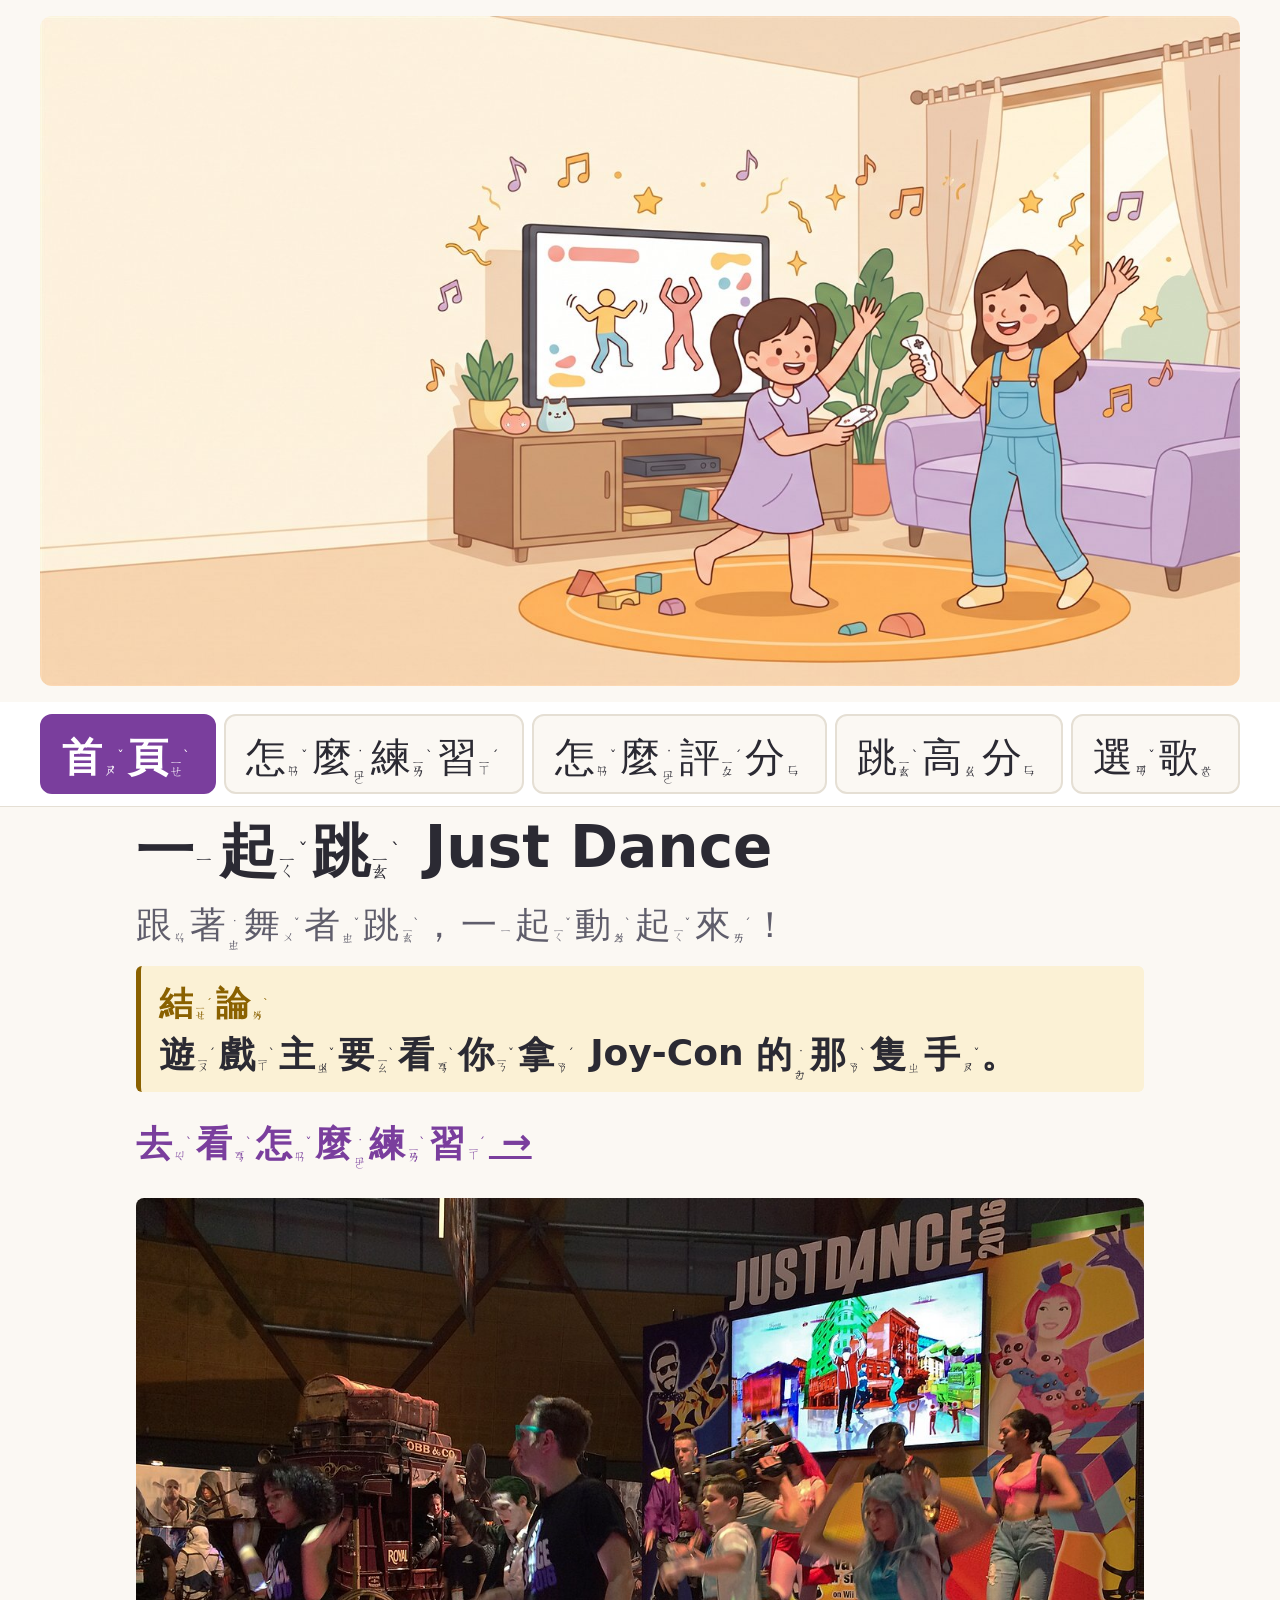
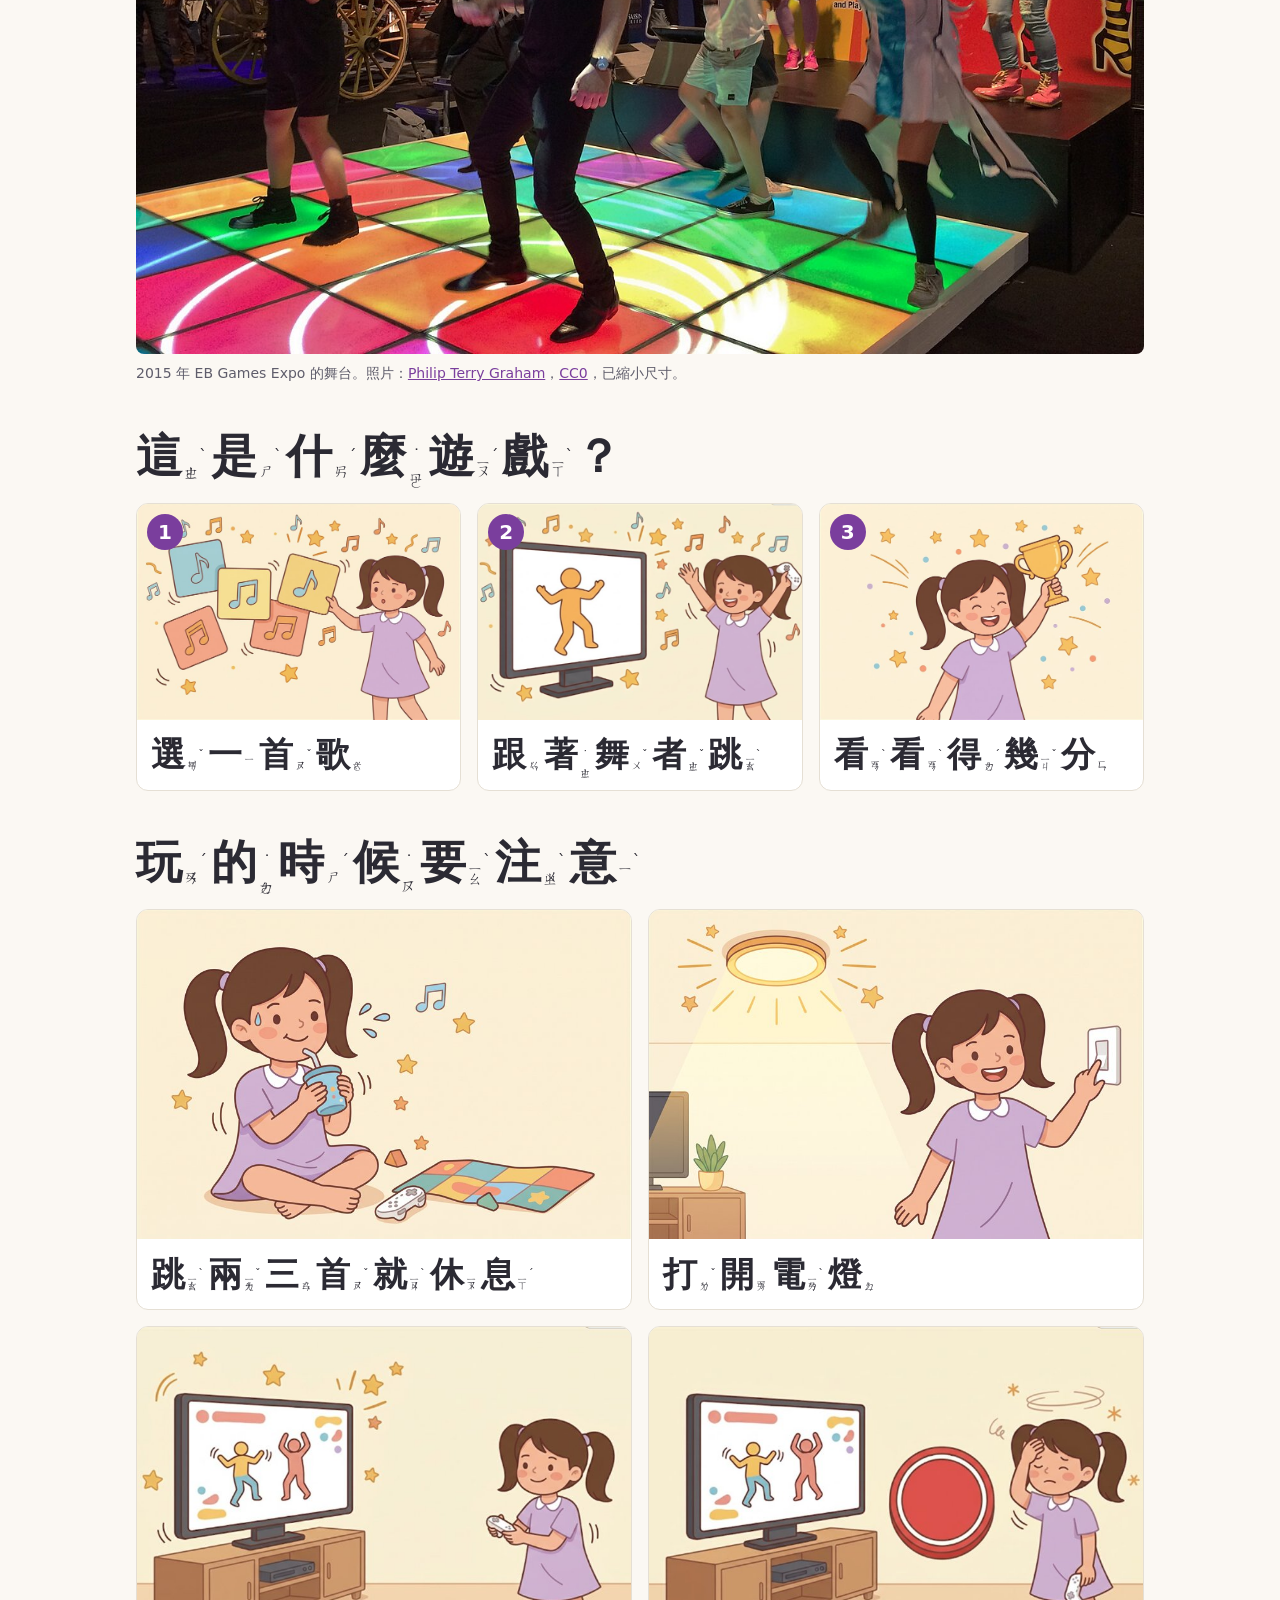
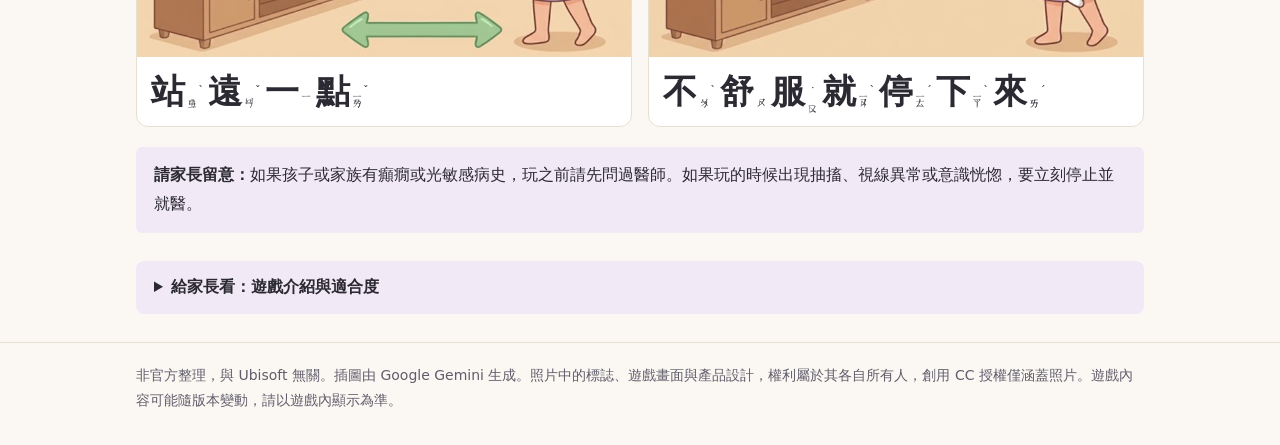
<file: index.html>
<!doctype html>
<html lang="zh-Hant-TW">
<head>
  <meta charset="utf-8">
  <meta name="viewport" content="width=device-width, initial-scale=1">
  <title>Just Dance 親子指南</title>
  <meta name="description" content="用孩子看得懂的圖和注音，說明 Just Dance 怎麼玩、怎麼跳高分。">
  <meta property="og:type" content="website">
  <meta property="og:site_name" content="Just Dance 親子指南">
  <meta property="og:title" content="Just Dance 親子指南">
  <meta property="og:description" content="用孩子看得懂的圖和注音，說明 Just Dance 怎麼玩、怎麼跳高分。">
  <meta property="og:url" content="https://laibob0405.github.io/just-dance-guide/">
  <meta property="og:image" content="https://laibob0405.github.io/just-dance-guide/images/og-image.jpg">
  <meta property="og:image:width" content="1200">
  <meta property="og:image:height" content="630">
  <meta property="og:image:alt" content="繪本風插圖：兩個小女孩在客廳對著電視開心跳舞">
  <meta name="twitter:card" content="summary_large_image">
  <link rel="icon" href="favicon.svg" type="image/svg+xml">
  <link rel="icon" href="favicon-32.png" type="image/png" sizes="32x32">
  <link rel="apple-touch-icon" href="apple-touch-icon.png">
  <link rel="stylesheet" href="style.css?v=21">
  <script src="menu.js?v=21" defer></script>
</head>
<body>
  <div class="wrap banner"><img src="images/ai/hero.jpg" width="1600" height="893" alt="兩個小女孩在明亮的客廳裡，各拿一支白色控制器，開心地對著電視跳舞" fetchpriority="high"></div>
  <header>
    <div class="wrap">
      <nav aria-label="主選單"><button type="button" class="menu-toggle" aria-expanded="false" aria-controls="main-menu"><svg viewBox="0 0 24 24" width="32" height="32" aria-hidden="true"><path d="M4 6H20M4 12H20M4 18H20" fill="none" stroke="currentColor" stroke-width="3" stroke-linecap="round"/></svg><span class="zy">選<span class="b" aria-hidden="true"><span class="s">ㄒㄩㄢ</span><span class="t">ˇ</span></span></span><span class="zy">單<span class="b" aria-hidden="true"><span class="s">ㄉㄢ</span></span></span></button><ul id="main-menu"><li><a href="index.html" aria-current="page"><span class="zy">首<span class="b" aria-hidden="true"><span class="s">ㄕㄡ</span><span class="t">ˇ</span></span></span><span class="zy">頁<span class="b" aria-hidden="true"><span class="s">ㄧㄝ</span><span class="t">ˋ</span></span></span></a></li><li><a href="kids.html"><span class="zy">怎<span class="b" aria-hidden="true"><span class="s">ㄗㄣ</span><span class="t">ˇ</span></span></span><span class="zy">麼<span class="b" aria-hidden="true"><span class="s">˙ㄇㄜ</span></span></span><span class="zy">練<span class="b" aria-hidden="true"><span class="s">ㄌㄧㄢ</span><span class="t">ˋ</span></span></span><span class="zy">習<span class="b" aria-hidden="true"><span class="s">ㄒㄧ</span><span class="t">ˊ</span></span></span></a></li><li><a href="scoring.html"><span class="zy">怎<span class="b" aria-hidden="true"><span class="s">ㄗㄣ</span><span class="t">ˇ</span></span></span><span class="zy">麼<span class="b" aria-hidden="true"><span class="s">˙ㄇㄜ</span></span></span><span class="zy">評<span class="b" aria-hidden="true"><span class="s">ㄆㄧㄥ</span><span class="t">ˊ</span></span></span><span class="zy">分<span class="b" aria-hidden="true"><span class="s">ㄈㄣ</span></span></span></a></li><li><a href="high-score.html"><span class="zy">跳<span class="b" aria-hidden="true"><span class="s">ㄊㄧㄠ</span><span class="t">ˋ</span></span></span><span class="zy">高<span class="b" aria-hidden="true"><span class="s">ㄍㄠ</span></span></span><span class="zy">分<span class="b" aria-hidden="true"><span class="s">ㄈㄣ</span></span></span></a></li><li><a href="songs.html"><span class="zy">選<span class="b" aria-hidden="true"><span class="s">ㄒㄩㄢ</span><span class="t">ˇ</span></span></span><span class="zy">歌<span class="b" aria-hidden="true"><span class="s">ㄍㄜ</span></span></span></a></li></ul></nav>
    </div>
  </header>
  <main class="wrap">

    <h1><span class="zy">一<span class="b" aria-hidden="true"><span class="s">ㄧ</span></span></span><span class="zy">起<span class="b" aria-hidden="true"><span class="s">ㄑㄧ</span><span class="t">ˇ</span></span></span><span class="zy">跳<span class="b" aria-hidden="true"><span class="s">ㄊㄧㄠ</span><span class="t">ˋ</span></span></span> Just Dance</h1>
    <p class="lead"><span class="zy">跟<span class="b" aria-hidden="true"><span class="s">ㄍㄣ</span></span></span><span class="zy">著<span class="b" aria-hidden="true"><span class="s">˙ㄓㄜ</span></span></span><span class="zy">舞<span class="b" aria-hidden="true"><span class="s">ㄨ</span><span class="t">ˇ</span></span></span><span class="zy">者<span class="b" aria-hidden="true"><span class="s">ㄓㄜ</span><span class="t">ˇ</span></span></span><span class="zy">跳<span class="b" aria-hidden="true"><span class="s">ㄊㄧㄠ</span><span class="t">ˋ</span></span><span class="p">，</span></span><span class="zy">一<span class="b" aria-hidden="true"><span class="s">ㄧ</span></span></span><span class="zy">起<span class="b" aria-hidden="true"><span class="s">ㄑㄧ</span><span class="t">ˇ</span></span></span><span class="zy">動<span class="b" aria-hidden="true"><span class="s">ㄉㄨㄥ</span><span class="t">ˋ</span></span></span><span class="zy">起<span class="b" aria-hidden="true"><span class="s">ㄑㄧ</span><span class="t">ˇ</span></span></span><span class="zy">來<span class="b" aria-hidden="true"><span class="s">ㄌㄞ</span><span class="t">ˊ</span></span><span class="p">！</span></span></p>
    <div class="key"><span class="label"><span class="zy">結<span class="b" aria-hidden="true"><span class="s">ㄐㄧㄝ</span><span class="t">ˊ</span></span></span><span class="zy">論<span class="b" aria-hidden="true"><span class="s">ㄌㄨㄣ</span><span class="t">ˋ</span></span></span></span><p><span class="zy">遊<span class="b" aria-hidden="true"><span class="s">ㄧㄡ</span><span class="t">ˊ</span></span></span><span class="zy">戲<span class="b" aria-hidden="true"><span class="s">ㄒㄧ</span><span class="t">ˋ</span></span></span><span class="zy">主<span class="b" aria-hidden="true"><span class="s">ㄓㄨ</span><span class="t">ˇ</span></span></span><span class="zy">要<span class="b" aria-hidden="true"><span class="s">ㄧㄠ</span><span class="t">ˋ</span></span></span><span class="zy">看<span class="b" aria-hidden="true"><span class="s">ㄎㄢ</span><span class="t">ˋ</span></span></span><span class="zy">你<span class="b" aria-hidden="true"><span class="s">ㄋㄧ</span><span class="t">ˇ</span></span></span><span class="zy">拿<span class="b" aria-hidden="true"><span class="s">ㄋㄚ</span><span class="t">ˊ</span></span></span> Joy-Con <span class="zy">的<span class="b" aria-hidden="true"><span class="s">˙ㄉㄜ</span></span></span><span class="zy">那<span class="b" aria-hidden="true"><span class="s">ㄋㄚ</span><span class="t">ˋ</span></span></span><span class="zy">隻<span class="b" aria-hidden="true"><span class="s">ㄓ</span></span></span><span class="zy">手<span class="b" aria-hidden="true"><span class="s">ㄕㄡ</span><span class="t">ˇ</span></span><span class="p">。</span></span></p></div>
    <p><a class="cta" href="kids.html"><span class="zy">去<span class="b" aria-hidden="true"><span class="s">ㄑㄩ</span><span class="t">ˋ</span></span></span><span class="zy">看<span class="b" aria-hidden="true"><span class="s">ㄎㄢ</span><span class="t">ˋ</span></span></span><span class="zy">怎<span class="b" aria-hidden="true"><span class="s">ㄗㄣ</span><span class="t">ˇ</span></span></span><span class="zy">麼<span class="b" aria-hidden="true"><span class="s">˙ㄇㄜ</span></span></span><span class="zy">練<span class="b" aria-hidden="true"><span class="s">ㄌㄧㄢ</span><span class="t">ˋ</span></span></span><span class="zy">習<span class="b" aria-hidden="true"><span class="s">ㄒㄧ</span><span class="t">ˊ</span></span></span> →</a></p>
    <figure class="hero"><img src="images/eb-games-expo-2015.jpg" width="1280" height="960" alt="展場的發光舞台上，幾位玩家跟著 Just Dance 2016 的大螢幕一起跳舞" fetchpriority="high"><figcaption>2015 年 EB Games Expo 的舞台。照片：<a href="https://commons.wikimedia.org/wiki/File:EB_Games_Expo_2015_-_Just_Dance_2016.JPG">Philip Terry Graham</a>，<a href="https://creativecommons.org/publicdomain/zero/1.0/deed.zh-hant">CC0</a>，已縮小尺寸。</figcaption></figure>

    <h2><span class="zy">這<span class="b" aria-hidden="true"><span class="s">ㄓㄜ</span><span class="t">ˋ</span></span></span><span class="zy">是<span class="b" aria-hidden="true"><span class="s">ㄕ</span><span class="t">ˋ</span></span></span><span class="zy">什<span class="b" aria-hidden="true"><span class="s">ㄕㄣ</span><span class="t">ˊ</span></span></span><span class="zy">麼<span class="b" aria-hidden="true"><span class="s">˙ㄇㄜ</span></span></span><span class="zy">遊<span class="b" aria-hidden="true"><span class="s">ㄧㄡ</span><span class="t">ˊ</span></span></span><span class="zy">戲<span class="b" aria-hidden="true"><span class="s">ㄒㄧ</span><span class="t">ˋ</span></span><span class="p">？</span></span></h2>
    <ol class="cards">
<li><img src="images/ai/song.jpg" width="800" height="533" alt="選一首歌" loading="lazy"><div class="card-text"><h3><span class="zy">選<span class="b" aria-hidden="true"><span class="s">ㄒㄩㄢ</span><span class="t">ˇ</span></span></span><span class="zy">一<span class="b" aria-hidden="true"><span class="s">ㄧ</span></span></span><span class="zy">首<span class="b" aria-hidden="true"><span class="s">ㄕㄡ</span><span class="t">ˇ</span></span></span><span class="zy">歌<span class="b" aria-hidden="true"><span class="s">ㄍㄜ</span></span></span></h3></div></li>
<li><img src="images/ai/game.jpg" width="800" height="533" alt="跟著電視裡的舞者跳" loading="lazy"><div class="card-text"><h3><span class="zy">跟<span class="b" aria-hidden="true"><span class="s">ㄍㄣ</span></span></span><span class="zy">著<span class="b" aria-hidden="true"><span class="s">˙ㄓㄜ</span></span></span><span class="zy">舞<span class="b" aria-hidden="true"><span class="s">ㄨ</span><span class="t">ˇ</span></span></span><span class="zy">者<span class="b" aria-hidden="true"><span class="s">ㄓㄜ</span><span class="t">ˇ</span></span></span><span class="zy">跳<span class="b" aria-hidden="true"><span class="s">ㄊㄧㄠ</span><span class="t">ˋ</span></span></span></h3></div></li>
<li><img src="images/ai/score.jpg" width="800" height="533" alt="看看得幾分" loading="lazy"><div class="card-text"><h3><span class="zy">看<span class="b" aria-hidden="true"><span class="s">ㄎㄢ</span><span class="t">ˋ</span></span></span><span class="zy">看<span class="b" aria-hidden="true"><span class="s">ㄎㄢ</span><span class="t">ˋ</span></span></span><span class="zy">得<span class="b" aria-hidden="true"><span class="s">ㄉㄜ</span><span class="t">ˊ</span></span></span><span class="zy">幾<span class="b" aria-hidden="true"><span class="s">ㄐㄧ</span><span class="t">ˇ</span></span></span><span class="zy">分<span class="b" aria-hidden="true"><span class="s">ㄈㄣ</span></span></span></h3></div></li>
</ol>

    <h2><span class="zy">玩<span class="b" aria-hidden="true"><span class="s">ㄨㄢ</span><span class="t">ˊ</span></span></span><span class="zy">的<span class="b" aria-hidden="true"><span class="s">˙ㄉㄜ</span></span></span><span class="zy">時<span class="b" aria-hidden="true"><span class="s">ㄕ</span><span class="t">ˊ</span></span></span><span class="zy">候<span class="b" aria-hidden="true"><span class="s">˙ㄏㄡ</span></span></span><span class="zy">要<span class="b" aria-hidden="true"><span class="s">ㄧㄠ</span><span class="t">ˋ</span></span></span><span class="zy">注<span class="b" aria-hidden="true"><span class="s">ㄓㄨ</span><span class="t">ˋ</span></span></span><span class="zy">意<span class="b" aria-hidden="true"><span class="s">ㄧ</span><span class="t">ˋ</span></span></span></h2>
    <ul class="cards two">
<li><img src="images/ai/rest.jpg" width="800" height="533" alt="跳累了坐下來休息" loading="lazy"><div class="card-text"><h3><span class="zy">跳<span class="b" aria-hidden="true"><span class="s">ㄊㄧㄠ</span><span class="t">ˋ</span></span></span><span class="zy">兩<span class="b" aria-hidden="true"><span class="s">ㄌㄧㄤ</span><span class="t">ˇ</span></span></span><span class="zy">三<span class="b" aria-hidden="true"><span class="s">ㄙㄢ</span></span></span><span class="zy">首<span class="b" aria-hidden="true"><span class="s">ㄕㄡ</span><span class="t">ˇ</span></span></span><span class="zy">就<span class="b" aria-hidden="true"><span class="s">ㄐㄧㄡ</span><span class="t">ˋ</span></span></span><span class="zy">休<span class="b" aria-hidden="true"><span class="s">ㄒㄧㄡ</span></span></span><span class="zy">息<span class="b" aria-hidden="true"><span class="s">ㄒㄧ</span><span class="t">ˊ</span></span></span></h3></div></li>
<li><img src="images/ai/light.jpg" width="800" height="533" alt="打開電燈" loading="lazy"><div class="card-text"><h3><span class="zy">打<span class="b" aria-hidden="true"><span class="s">ㄉㄚ</span><span class="t">ˇ</span></span></span><span class="zy">開<span class="b" aria-hidden="true"><span class="s">ㄎㄞ</span></span></span><span class="zy">電<span class="b" aria-hidden="true"><span class="s">ㄉㄧㄢ</span><span class="t">ˋ</span></span></span><span class="zy">燈<span class="b" aria-hidden="true"><span class="s">ㄉㄥ</span></span></span></h3></div></li>
<li><img src="images/ai/far.jpg" width="800" height="533" alt="站得離電視遠一點" loading="lazy"><div class="card-text"><h3><span class="zy">站<span class="b" aria-hidden="true"><span class="s">ㄓㄢ</span><span class="t">ˋ</span></span></span><span class="zy">遠<span class="b" aria-hidden="true"><span class="s">ㄩㄢ</span><span class="t">ˇ</span></span></span><span class="zy">一<span class="b" aria-hidden="true"><span class="s">ㄧ</span></span></span><span class="zy">點<span class="b" aria-hidden="true"><span class="s">ㄉㄧㄢ</span><span class="t">ˇ</span></span></span></h3></div></li>
<li><img src="images/ai/stop.jpg" width="800" height="533" alt="不舒服就停下來" loading="lazy"><div class="card-text"><h3><span class="zy">不<span class="b" aria-hidden="true"><span class="s">ㄅㄨ</span><span class="t">ˋ</span></span></span><span class="zy">舒<span class="b" aria-hidden="true"><span class="s">ㄕㄨ</span></span></span><span class="zy">服<span class="b" aria-hidden="true"><span class="s">˙ㄈㄨ</span></span></span><span class="zy">就<span class="b" aria-hidden="true"><span class="s">ㄐㄧㄡ</span><span class="t">ˋ</span></span></span><span class="zy">停<span class="b" aria-hidden="true"><span class="s">ㄊㄧㄥ</span><span class="t">ˊ</span></span></span><span class="zy">下<span class="b" aria-hidden="true"><span class="s">ㄒㄧㄚ</span><span class="t">ˋ</span></span></span><span class="zy">來<span class="b" aria-hidden="true"><span class="s">ㄌㄞ</span><span class="t">ˊ</span></span></span></h3></div></li>
</ul>


    <div class="note"><strong>請家長留意：</strong>如果孩子或家族有癲癇或光敏感病史，玩之前請先問過醫師。如果玩的時候出現抽搐、視線異常或意識恍惚，要立刻停止並就醫。</div>

    <details class="parent"><summary>給家長看：遊戲介紹與適合度</summary>

      <p>Just Dance（舞力全開）是 Ubisoft 推出的音樂體感遊戲，第一代在 2009 年登上 Wii，之後幾乎每年都出新版本。各版本玩法大致相同，主要差在歌單和線上服務，所以通常不必每一款都買。Switch 2 也能玩，有評測提到新版 Joy-Con 和舊版玩起來沒有明顯差別。</p>
      <div class="table-scroll"><table>
        <thead><tr><th>偵測方式</th><th>說明</th></tr></thead>
        <tbody>
          <tr><td>Joy-Con</td><td>Switch 上最常見的玩法，主要偵測拿著它的那隻手</td></tr>
          <tr><td>手機 App</td><td>把手機當控制器，適合多人同樂，一個房間最多 6 人</td></tr>
          <tr><td>Camera Controller</td><td>透過手機 App 用鏡頭偵測動作，僅限單人，也不是每首歌都支援</td></tr>
        </tbody>
      </table></div>
      <p>小一、小三左右的孩子不用記按鍵就能玩，但要留意歌詞和舞蹈內容、線上功能（可用 Switch 家長監護限制），以及手足間的分數比較。畫面鮮豔刺眼時，建議一次玩 2 到 3 首、一天約 20 到 30 分鐘，開著室內燈並調低電視亮度。</p>
      <figure><img src="images/fan-expo-2014.jpg" width="960" height="640" alt="四位玩家單手拿著控制器，看著螢幕一起跳 Just Dance" loading="lazy"><figcaption>玩家單手拿著控制器跟著跳。2014 年 Fan Expo，使用 Wii 系列控制器。照片：<a href="https://commons.wikimedia.org/wiki/File:Fan_Expo_2014_-_Just_Dance_(9669642682).jpg">jareed</a>，<a href="https://creativecommons.org/licenses/by/2.0/deed.zh-hant">CC BY 2.0</a>，已縮小尺寸。</figcaption></figure>
      <figure><img src="images/gamescom-2015.jpg" width="960" height="700" alt="兩位穿著騎士盔甲服裝的人，背對鏡頭跟著螢幕跳 Just Dance" loading="lazy"><figcaption>盔甲騎士也能跳。2015 年 Gamescom。照片：<a href="https://commons.wikimedia.org/wiki/File:Just_Dance_at_Gamescom_2015_(20241598168).jpg">Sergey Galyonkin</a>，<a href="https://creativecommons.org/licenses/by-sa/2.0/deed.zh-hant">CC BY-SA 2.0</a>，已縮小尺寸。</figcaption></figure>
    
</details>
  </main>
  <footer>
    <div class="wrap">非官方整理，與 Ubisoft 無關。插圖由 Google Gemini 生成。照片中的標誌、遊戲畫面與產品設計，權利屬於其各自所有人，創用 CC 授權僅涵蓋照片。遊戲內容可能隨版本變動，請以遊戲內顯示為準。</div>
  </footer>
</body>
</html>
</file>
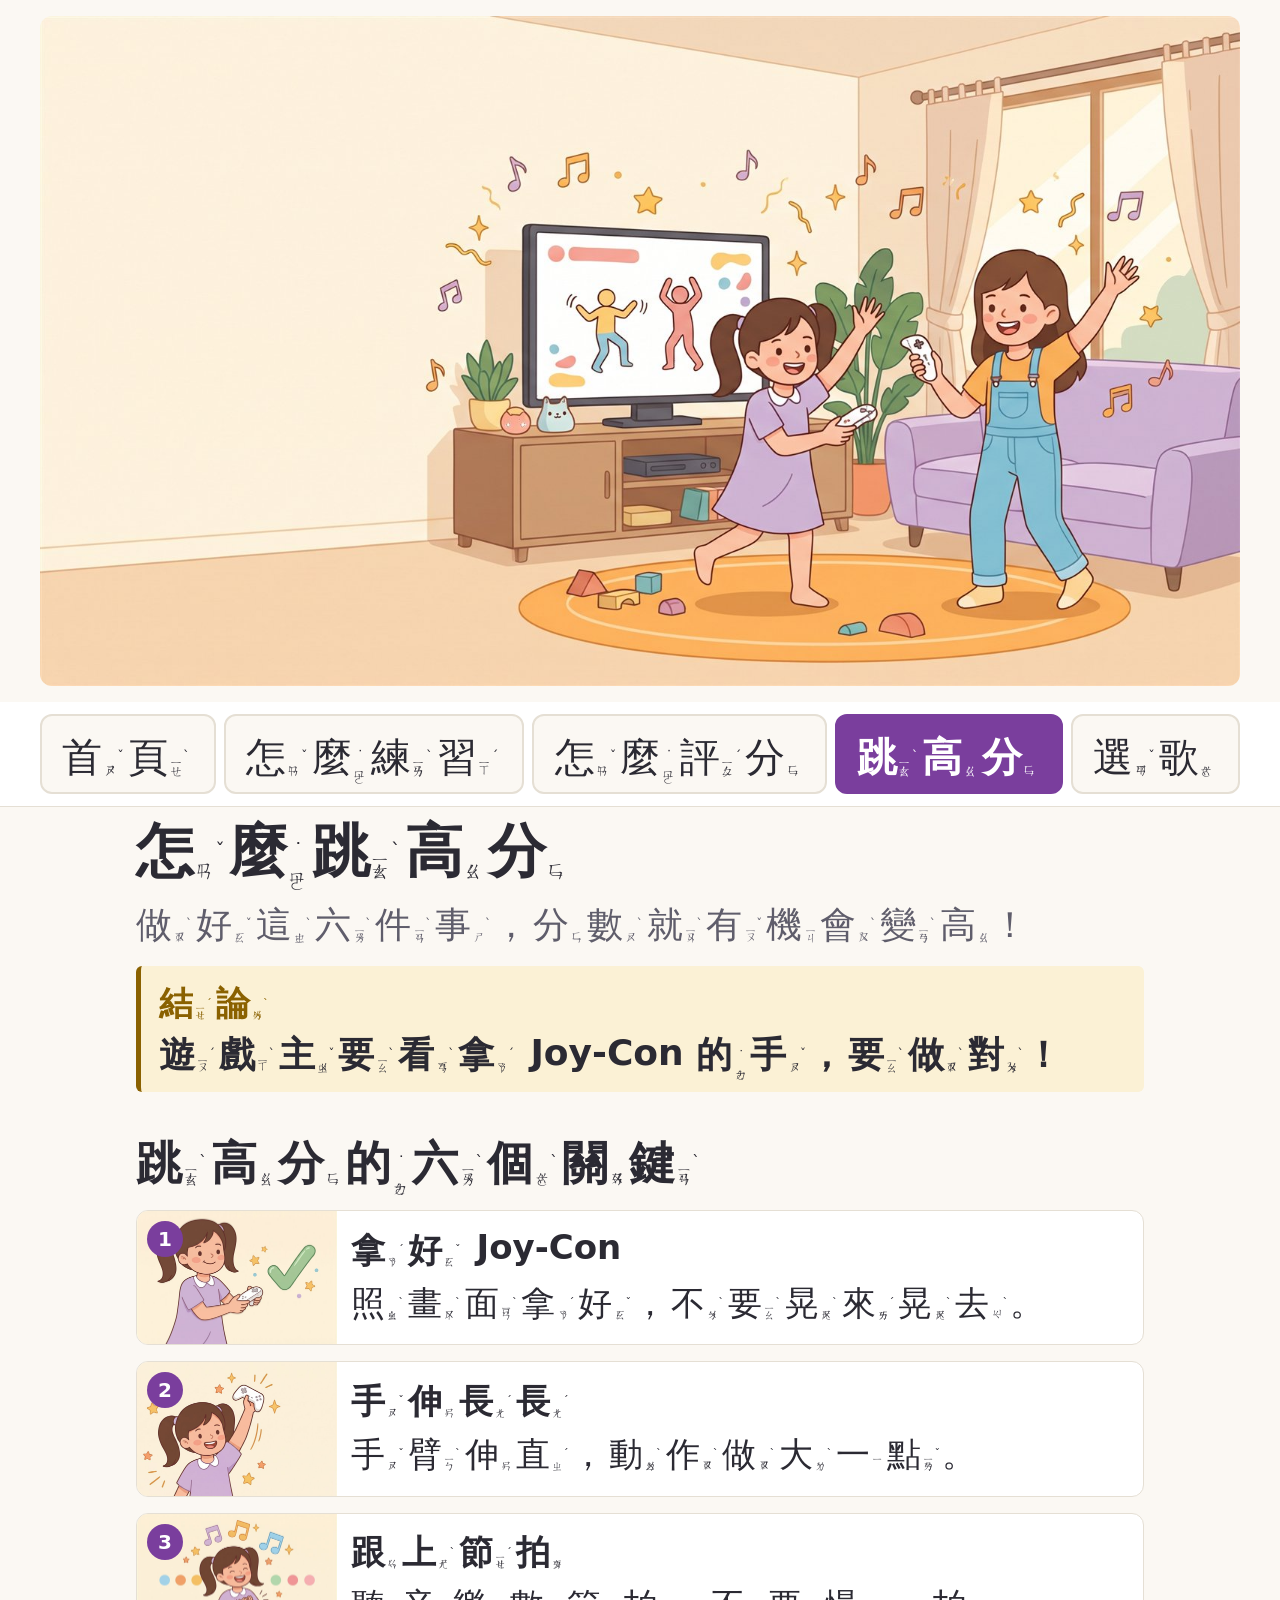
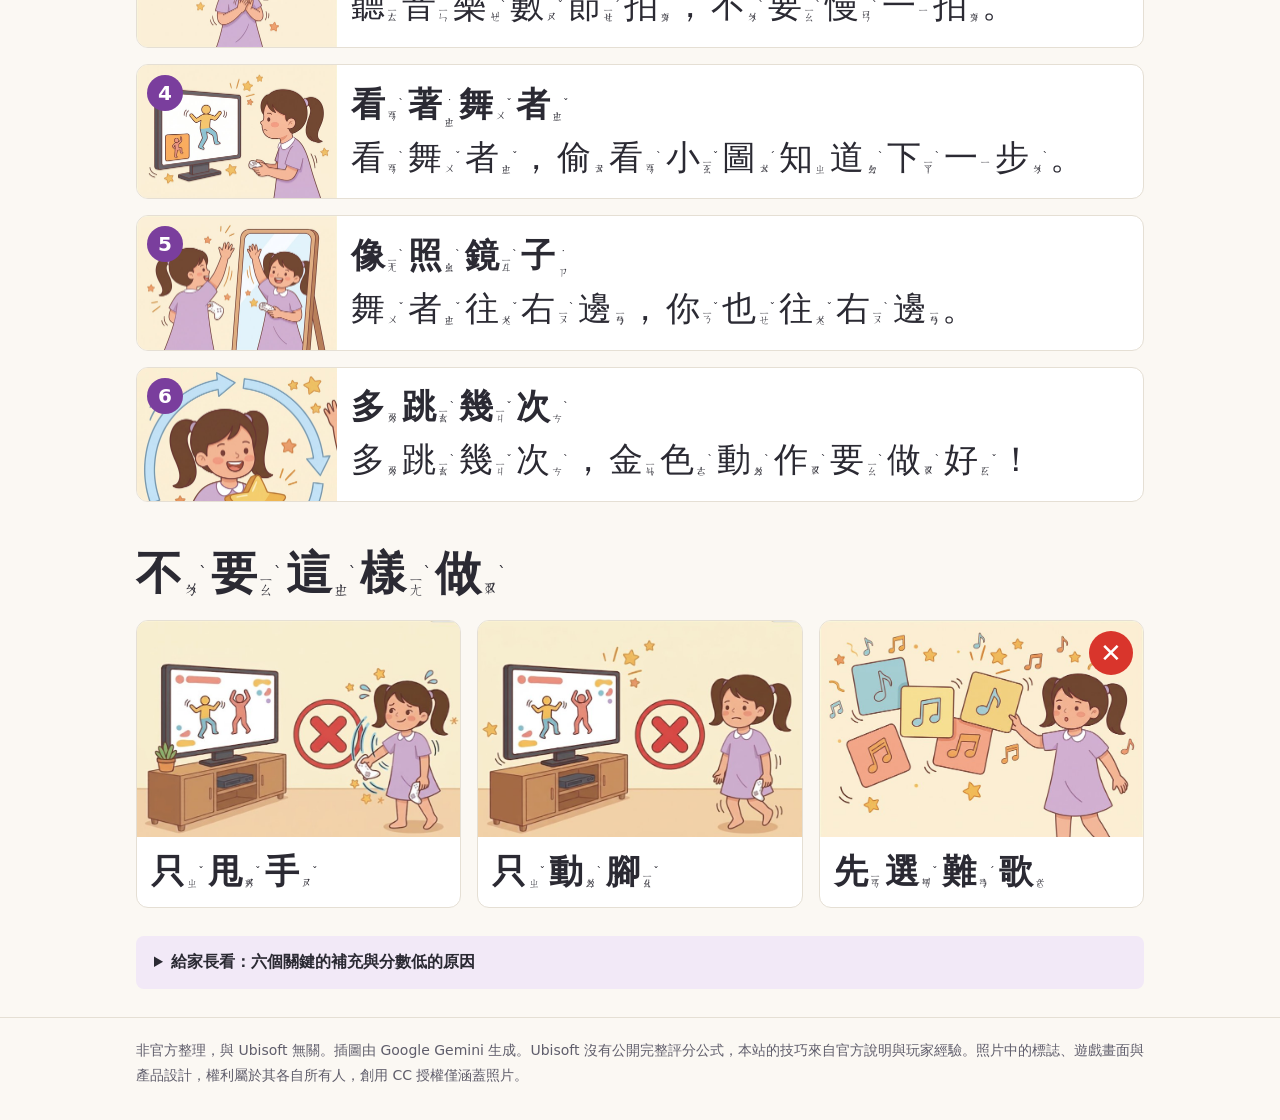
<file: high-score.html>
<!doctype html>
<html lang="zh-Hant-TW">
<head>
  <meta charset="utf-8">
  <meta name="viewport" content="width=device-width, initial-scale=1">
  <title>Just Dance 跳高分</title>
  <meta name="description" content="用注音和插圖，讓小一、小三的孩子看懂跳高分的六個關鍵。">
  <meta property="og:type" content="website">
  <meta property="og:site_name" content="Just Dance 親子指南">
  <meta property="og:title" content="Just Dance 跳高分">
  <meta property="og:description" content="用注音和插圖，讓小一、小三的孩子看懂跳高分的六個關鍵。">
  <meta property="og:url" content="https://laibob0405.github.io/just-dance-guide/high-score.html">
  <meta property="og:image" content="https://laibob0405.github.io/just-dance-guide/images/og-image.jpg">
  <meta property="og:image:width" content="1200">
  <meta property="og:image:height" content="630">
  <meta property="og:image:alt" content="繪本風插圖：兩個小女孩在客廳對著電視開心跳舞">
  <meta name="twitter:card" content="summary_large_image">
  <link rel="icon" href="favicon.svg" type="image/svg+xml">
  <link rel="icon" href="favicon-32.png" type="image/png" sizes="32x32">
  <link rel="apple-touch-icon" href="apple-touch-icon.png">
  <link rel="stylesheet" href="style.css?v=21">
  <script src="menu.js?v=21" defer></script>
</head>
<body>
  <div class="wrap banner"><img src="images/ai/hero.jpg" width="1600" height="893" alt="兩個小女孩在明亮的客廳裡，各拿一支白色控制器，開心地對著電視跳舞" fetchpriority="high"></div>
  <header>
    <div class="wrap">
      <nav aria-label="主選單"><button type="button" class="menu-toggle" aria-expanded="false" aria-controls="main-menu"><svg viewBox="0 0 24 24" width="32" height="32" aria-hidden="true"><path d="M4 6H20M4 12H20M4 18H20" fill="none" stroke="currentColor" stroke-width="3" stroke-linecap="round"/></svg><span class="zy">選<span class="b" aria-hidden="true"><span class="s">ㄒㄩㄢ</span><span class="t">ˇ</span></span></span><span class="zy">單<span class="b" aria-hidden="true"><span class="s">ㄉㄢ</span></span></span></button><ul id="main-menu"><li><a href="index.html"><span class="zy">首<span class="b" aria-hidden="true"><span class="s">ㄕㄡ</span><span class="t">ˇ</span></span></span><span class="zy">頁<span class="b" aria-hidden="true"><span class="s">ㄧㄝ</span><span class="t">ˋ</span></span></span></a></li><li><a href="kids.html"><span class="zy">怎<span class="b" aria-hidden="true"><span class="s">ㄗㄣ</span><span class="t">ˇ</span></span></span><span class="zy">麼<span class="b" aria-hidden="true"><span class="s">˙ㄇㄜ</span></span></span><span class="zy">練<span class="b" aria-hidden="true"><span class="s">ㄌㄧㄢ</span><span class="t">ˋ</span></span></span><span class="zy">習<span class="b" aria-hidden="true"><span class="s">ㄒㄧ</span><span class="t">ˊ</span></span></span></a></li><li><a href="scoring.html"><span class="zy">怎<span class="b" aria-hidden="true"><span class="s">ㄗㄣ</span><span class="t">ˇ</span></span></span><span class="zy">麼<span class="b" aria-hidden="true"><span class="s">˙ㄇㄜ</span></span></span><span class="zy">評<span class="b" aria-hidden="true"><span class="s">ㄆㄧㄥ</span><span class="t">ˊ</span></span></span><span class="zy">分<span class="b" aria-hidden="true"><span class="s">ㄈㄣ</span></span></span></a></li><li><a href="high-score.html" aria-current="page"><span class="zy">跳<span class="b" aria-hidden="true"><span class="s">ㄊㄧㄠ</span><span class="t">ˋ</span></span></span><span class="zy">高<span class="b" aria-hidden="true"><span class="s">ㄍㄠ</span></span></span><span class="zy">分<span class="b" aria-hidden="true"><span class="s">ㄈㄣ</span></span></span></a></li><li><a href="songs.html"><span class="zy">選<span class="b" aria-hidden="true"><span class="s">ㄒㄩㄢ</span><span class="t">ˇ</span></span></span><span class="zy">歌<span class="b" aria-hidden="true"><span class="s">ㄍㄜ</span></span></span></a></li></ul></nav>
    </div>
  </header>
  <main class="wrap">

    <h1><span class="zy">怎<span class="b" aria-hidden="true"><span class="s">ㄗㄣ</span><span class="t">ˇ</span></span></span><span class="zy">麼<span class="b" aria-hidden="true"><span class="s">˙ㄇㄜ</span></span></span><span class="zy">跳<span class="b" aria-hidden="true"><span class="s">ㄊㄧㄠ</span><span class="t">ˋ</span></span></span><span class="zy">高<span class="b" aria-hidden="true"><span class="s">ㄍㄠ</span></span></span><span class="zy">分<span class="b" aria-hidden="true"><span class="s">ㄈㄣ</span></span></span></h1>
    <p class="lead"><span class="zy">做<span class="b" aria-hidden="true"><span class="s">ㄗㄨㄛ</span><span class="t">ˋ</span></span></span><span class="zy">好<span class="b" aria-hidden="true"><span class="s">ㄏㄠ</span><span class="t">ˇ</span></span></span><span class="zy">這<span class="b" aria-hidden="true"><span class="s">ㄓㄜ</span><span class="t">ˋ</span></span></span><span class="zy">六<span class="b" aria-hidden="true"><span class="s">ㄌㄧㄡ</span><span class="t">ˋ</span></span></span><span class="zy">件<span class="b" aria-hidden="true"><span class="s">ㄐㄧㄢ</span><span class="t">ˋ</span></span></span><span class="zy">事<span class="b" aria-hidden="true"><span class="s">ㄕ</span><span class="t">ˋ</span></span><span class="p">，</span></span><span class="zy">分<span class="b" aria-hidden="true"><span class="s">ㄈㄣ</span></span></span><span class="zy">數<span class="b" aria-hidden="true"><span class="s">ㄕㄨ</span><span class="t">ˋ</span></span></span><span class="zy">就<span class="b" aria-hidden="true"><span class="s">ㄐㄧㄡ</span><span class="t">ˋ</span></span></span><span class="zy">有<span class="b" aria-hidden="true"><span class="s">ㄧㄡ</span><span class="t">ˇ</span></span></span><span class="zy">機<span class="b" aria-hidden="true"><span class="s">ㄐㄧ</span></span></span><span class="zy">會<span class="b" aria-hidden="true"><span class="s">ㄏㄨㄟ</span><span class="t">ˋ</span></span></span><span class="zy">變<span class="b" aria-hidden="true"><span class="s">ㄅㄧㄢ</span><span class="t">ˋ</span></span></span><span class="zy">高<span class="b" aria-hidden="true"><span class="s">ㄍㄠ</span></span><span class="p">！</span></span></p>
    <div class="key"><span class="label"><span class="zy">結<span class="b" aria-hidden="true"><span class="s">ㄐㄧㄝ</span><span class="t">ˊ</span></span></span><span class="zy">論<span class="b" aria-hidden="true"><span class="s">ㄌㄨㄣ</span><span class="t">ˋ</span></span></span></span><p><span class="zy">遊<span class="b" aria-hidden="true"><span class="s">ㄧㄡ</span><span class="t">ˊ</span></span></span><span class="zy">戲<span class="b" aria-hidden="true"><span class="s">ㄒㄧ</span><span class="t">ˋ</span></span></span><span class="zy">主<span class="b" aria-hidden="true"><span class="s">ㄓㄨ</span><span class="t">ˇ</span></span></span><span class="zy">要<span class="b" aria-hidden="true"><span class="s">ㄧㄠ</span><span class="t">ˋ</span></span></span><span class="zy">看<span class="b" aria-hidden="true"><span class="s">ㄎㄢ</span><span class="t">ˋ</span></span></span><span class="zy">拿<span class="b" aria-hidden="true"><span class="s">ㄋㄚ</span><span class="t">ˊ</span></span></span> Joy-Con <span class="zy">的<span class="b" aria-hidden="true"><span class="s">˙ㄉㄜ</span></span></span><span class="zy">手<span class="b" aria-hidden="true"><span class="s">ㄕㄡ</span><span class="t">ˇ</span></span><span class="p">，</span></span><span class="zy">要<span class="b" aria-hidden="true"><span class="s">ㄧㄠ</span><span class="t">ˋ</span></span></span><span class="zy">做<span class="b" aria-hidden="true"><span class="s">ㄗㄨㄛ</span><span class="t">ˋ</span></span></span><span class="zy">對<span class="b" aria-hidden="true"><span class="s">ㄉㄨㄟ</span><span class="t">ˋ</span></span><span class="p">！</span></span></p></div>

    <h2><span class="zy">跳<span class="b" aria-hidden="true"><span class="s">ㄊㄧㄠ</span><span class="t">ˋ</span></span></span><span class="zy">高<span class="b" aria-hidden="true"><span class="s">ㄍㄠ</span></span></span><span class="zy">分<span class="b" aria-hidden="true"><span class="s">ㄈㄣ</span></span></span><span class="zy">的<span class="b" aria-hidden="true"><span class="s">˙ㄉㄜ</span></span></span><span class="zy">六<span class="b" aria-hidden="true"><span class="s">ㄌㄧㄡ</span><span class="t">ˋ</span></span></span><span class="zy">個<span class="b" aria-hidden="true"><span class="s">ㄍㄜ</span><span class="t">ˋ</span></span></span><span class="zy">關<span class="b" aria-hidden="true"><span class="s">ㄍㄨㄢ</span></span></span><span class="zy">鍵<span class="b" aria-hidden="true"><span class="s">ㄐㄧㄢ</span><span class="t">ˋ</span></span></span></h2>
    <ol class="cards rows">
<li><img src="images/ai/grip.jpg" width="800" height="533" alt="一隻手緊緊握住 Joy-Con" loading="lazy"><div class="card-text"><h3><span class="zy">拿<span class="b" aria-hidden="true"><span class="s">ㄋㄚ</span><span class="t">ˊ</span></span></span><span class="zy">好<span class="b" aria-hidden="true"><span class="s">ㄏㄠ</span><span class="t">ˇ</span></span></span> Joy-Con</h3><p><span class="zy">照<span class="b" aria-hidden="true"><span class="s">ㄓㄠ</span><span class="t">ˋ</span></span></span><span class="zy">畫<span class="b" aria-hidden="true"><span class="s">ㄏㄨㄚ</span><span class="t">ˋ</span></span></span><span class="zy">面<span class="b" aria-hidden="true"><span class="s">ㄇㄧㄢ</span><span class="t">ˋ</span></span></span><span class="zy">拿<span class="b" aria-hidden="true"><span class="s">ㄋㄚ</span><span class="t">ˊ</span></span></span><span class="zy">好<span class="b" aria-hidden="true"><span class="s">ㄏㄠ</span><span class="t">ˇ</span></span><span class="p">，</span></span><span class="zy">不<span class="b" aria-hidden="true"><span class="s">ㄅㄨ</span><span class="t">ˋ</span></span></span><span class="zy">要<span class="b" aria-hidden="true"><span class="s">ㄧㄠ</span><span class="t">ˋ</span></span></span><span class="zy">晃<span class="b" aria-hidden="true"><span class="s">ㄏㄨㄤ</span><span class="t">ˋ</span></span></span><span class="zy">來<span class="b" aria-hidden="true"><span class="s">ㄌㄞ</span><span class="t">ˊ</span></span></span><span class="zy">晃<span class="b" aria-hidden="true"><span class="s">ㄏㄨㄤ</span><span class="t">ˋ</span></span></span><span class="zy">去<span class="b" aria-hidden="true"><span class="s">ㄑㄩ</span><span class="t">ˋ</span></span><span class="p">。</span></span></p></div></li>
<li><img src="images/ai/stretch.jpg" width="800" height="533" alt="小朋友把手臂伸得又高又直" loading="lazy"><div class="card-text"><h3><span class="zy">手<span class="b" aria-hidden="true"><span class="s">ㄕㄡ</span><span class="t">ˇ</span></span></span><span class="zy">伸<span class="b" aria-hidden="true"><span class="s">ㄕㄣ</span></span></span><span class="zy">長<span class="b" aria-hidden="true"><span class="s">ㄔㄤ</span><span class="t">ˊ</span></span></span><span class="zy">長<span class="b" aria-hidden="true"><span class="s">ㄔㄤ</span><span class="t">ˊ</span></span></span></h3><p><span class="zy">手<span class="b" aria-hidden="true"><span class="s">ㄕㄡ</span><span class="t">ˇ</span></span></span><span class="zy">臂<span class="b" aria-hidden="true"><span class="s">ㄅㄧ</span><span class="t">ˋ</span></span></span><span class="zy">伸<span class="b" aria-hidden="true"><span class="s">ㄕㄣ</span></span></span><span class="zy">直<span class="b" aria-hidden="true"><span class="s">ㄓ</span><span class="t">ˊ</span></span><span class="p">，</span></span><span class="zy">動<span class="b" aria-hidden="true"><span class="s">ㄉㄨㄥ</span><span class="t">ˋ</span></span></span><span class="zy">作<span class="b" aria-hidden="true"><span class="s">ㄗㄨㄛ</span><span class="t">ˋ</span></span></span><span class="zy">做<span class="b" aria-hidden="true"><span class="s">ㄗㄨㄛ</span><span class="t">ˋ</span></span></span><span class="zy">大<span class="b" aria-hidden="true"><span class="s">ㄉㄚ</span><span class="t">ˋ</span></span></span><span class="zy">一<span class="b" aria-hidden="true"><span class="s">ㄧ</span></span></span><span class="zy">點<span class="b" aria-hidden="true"><span class="s">ㄉㄧㄢ</span><span class="t">ˇ</span></span><span class="p">。</span></span></p></div></li>
<li><img src="images/ai/beat.jpg" width="800" height="533" alt="音符和一二三四的節拍" loading="lazy"><div class="card-text"><h3><span class="zy">跟<span class="b" aria-hidden="true"><span class="s">ㄍㄣ</span></span></span><span class="zy">上<span class="b" aria-hidden="true"><span class="s">ㄕㄤ</span><span class="t">ˋ</span></span></span><span class="zy">節<span class="b" aria-hidden="true"><span class="s">ㄐㄧㄝ</span><span class="t">ˊ</span></span></span><span class="zy">拍<span class="b" aria-hidden="true"><span class="s">ㄆㄞ</span></span></span></h3><p><span class="zy">聽<span class="b" aria-hidden="true"><span class="s">ㄊㄧㄥ</span></span></span><span class="zy">音<span class="b" aria-hidden="true"><span class="s">ㄧㄣ</span></span></span><span class="zy">樂<span class="b" aria-hidden="true"><span class="s">ㄩㄝ</span><span class="t">ˋ</span></span></span><span class="zy">數<span class="b" aria-hidden="true"><span class="s">ㄕㄨ</span><span class="t">ˇ</span></span></span><span class="zy">節<span class="b" aria-hidden="true"><span class="s">ㄐㄧㄝ</span><span class="t">ˊ</span></span></span><span class="zy">拍<span class="b" aria-hidden="true"><span class="s">ㄆㄞ</span></span><span class="p">，</span></span><span class="zy">不<span class="b" aria-hidden="true"><span class="s">ㄅㄨ</span><span class="t">ˋ</span></span></span><span class="zy">要<span class="b" aria-hidden="true"><span class="s">ㄧㄠ</span><span class="t">ˋ</span></span></span><span class="zy">慢<span class="b" aria-hidden="true"><span class="s">ㄇㄢ</span><span class="t">ˋ</span></span></span><span class="zy">一<span class="b" aria-hidden="true"><span class="s">ㄧ</span></span></span><span class="zy">拍<span class="b" aria-hidden="true"><span class="s">ㄆㄞ</span></span><span class="p">。</span></span></p></div></li>
<li><img src="images/ai/watch.jpg" width="800" height="533" alt="眼睛看著電視裡的舞者，左下角有小圖" loading="lazy"><div class="card-text"><h3><span class="zy">看<span class="b" aria-hidden="true"><span class="s">ㄎㄢ</span><span class="t">ˋ</span></span></span><span class="zy">著<span class="b" aria-hidden="true"><span class="s">˙ㄓㄜ</span></span></span><span class="zy">舞<span class="b" aria-hidden="true"><span class="s">ㄨ</span><span class="t">ˇ</span></span></span><span class="zy">者<span class="b" aria-hidden="true"><span class="s">ㄓㄜ</span><span class="t">ˇ</span></span></span></h3><p><span class="zy">看<span class="b" aria-hidden="true"><span class="s">ㄎㄢ</span><span class="t">ˋ</span></span></span><span class="zy">舞<span class="b" aria-hidden="true"><span class="s">ㄨ</span><span class="t">ˇ</span></span></span><span class="zy">者<span class="b" aria-hidden="true"><span class="s">ㄓㄜ</span><span class="t">ˇ</span></span><span class="p">，</span></span><span class="zy">偷<span class="b" aria-hidden="true"><span class="s">ㄊㄡ</span></span></span><span class="zy">看<span class="b" aria-hidden="true"><span class="s">ㄎㄢ</span><span class="t">ˋ</span></span></span><span class="zy">小<span class="b" aria-hidden="true"><span class="s">ㄒㄧㄠ</span><span class="t">ˇ</span></span></span><span class="zy">圖<span class="b" aria-hidden="true"><span class="s">ㄊㄨ</span><span class="t">ˊ</span></span></span><span class="zy">知<span class="b" aria-hidden="true"><span class="s">ㄓ</span></span></span><span class="zy">道<span class="b" aria-hidden="true"><span class="s">ㄉㄠ</span><span class="t">ˋ</span></span></span><span class="zy">下<span class="b" aria-hidden="true"><span class="s">ㄒㄧㄚ</span><span class="t">ˋ</span></span></span><span class="zy">一<span class="b" aria-hidden="true"><span class="s">ㄧ</span></span></span><span class="zy">步<span class="b" aria-hidden="true"><span class="s">ㄅㄨ</span><span class="t">ˋ</span></span><span class="p">。</span></span></p></div></li>
<li><img src="images/ai/mirror.jpg" width="800" height="533" alt="舞者和你都把手伸向同一邊" loading="lazy"><div class="card-text"><h3><span class="zy">像<span class="b" aria-hidden="true"><span class="s">ㄒㄧㄤ</span><span class="t">ˋ</span></span></span><span class="zy">照<span class="b" aria-hidden="true"><span class="s">ㄓㄠ</span><span class="t">ˋ</span></span></span><span class="zy">鏡<span class="b" aria-hidden="true"><span class="s">ㄐㄧㄥ</span><span class="t">ˋ</span></span></span><span class="zy">子<span class="b" aria-hidden="true"><span class="s">˙ㄗ</span></span></span></h3><p><span class="zy">舞<span class="b" aria-hidden="true"><span class="s">ㄨ</span><span class="t">ˇ</span></span></span><span class="zy">者<span class="b" aria-hidden="true"><span class="s">ㄓㄜ</span><span class="t">ˇ</span></span></span><span class="zy">往<span class="b" aria-hidden="true"><span class="s">ㄨㄤ</span><span class="t">ˇ</span></span></span><span class="zy">右<span class="b" aria-hidden="true"><span class="s">ㄧㄡ</span><span class="t">ˋ</span></span></span><span class="zy">邊<span class="b" aria-hidden="true"><span class="s">ㄅㄧㄢ</span></span><span class="p">，</span></span><span class="zy">你<span class="b" aria-hidden="true"><span class="s">ㄋㄧ</span><span class="t">ˇ</span></span></span><span class="zy">也<span class="b" aria-hidden="true"><span class="s">ㄧㄝ</span><span class="t">ˇ</span></span></span><span class="zy">往<span class="b" aria-hidden="true"><span class="s">ㄨㄤ</span><span class="t">ˇ</span></span></span><span class="zy">右<span class="b" aria-hidden="true"><span class="s">ㄧㄡ</span><span class="t">ˋ</span></span></span><span class="zy">邊<span class="b" aria-hidden="true"><span class="s">ㄅㄧㄢ</span></span><span class="p">。</span></span></p></div></li>
<li><img src="images/ai/repeat.jpg" width="800" height="533" alt="金色星星外面有一圈重複的箭頭" loading="lazy"><div class="card-text"><h3><span class="zy">多<span class="b" aria-hidden="true"><span class="s">ㄉㄨㄛ</span></span></span><span class="zy">跳<span class="b" aria-hidden="true"><span class="s">ㄊㄧㄠ</span><span class="t">ˋ</span></span></span><span class="zy">幾<span class="b" aria-hidden="true"><span class="s">ㄐㄧ</span><span class="t">ˇ</span></span></span><span class="zy">次<span class="b" aria-hidden="true"><span class="s">ㄘ</span><span class="t">ˋ</span></span></span></h3><p><span class="zy">多<span class="b" aria-hidden="true"><span class="s">ㄉㄨㄛ</span></span></span><span class="zy">跳<span class="b" aria-hidden="true"><span class="s">ㄊㄧㄠ</span><span class="t">ˋ</span></span></span><span class="zy">幾<span class="b" aria-hidden="true"><span class="s">ㄐㄧ</span><span class="t">ˇ</span></span></span><span class="zy">次<span class="b" aria-hidden="true"><span class="s">ㄘ</span><span class="t">ˋ</span></span><span class="p">，</span></span><span class="zy">金<span class="b" aria-hidden="true"><span class="s">ㄐㄧㄣ</span></span></span><span class="zy">色<span class="b" aria-hidden="true"><span class="s">ㄙㄜ</span><span class="t">ˋ</span></span></span><span class="zy">動<span class="b" aria-hidden="true"><span class="s">ㄉㄨㄥ</span><span class="t">ˋ</span></span></span><span class="zy">作<span class="b" aria-hidden="true"><span class="s">ㄗㄨㄛ</span><span class="t">ˋ</span></span></span><span class="zy">要<span class="b" aria-hidden="true"><span class="s">ㄧㄠ</span><span class="t">ˋ</span></span></span><span class="zy">做<span class="b" aria-hidden="true"><span class="s">ㄗㄨㄛ</span><span class="t">ˋ</span></span></span><span class="zy">好<span class="b" aria-hidden="true"><span class="s">ㄏㄠ</span><span class="t">ˇ</span></span><span class="p">！</span></span></p></div></li>
</ol>

    <h2><span class="zy">不<span class="b" aria-hidden="true"><span class="s">ㄅㄨ</span><span class="t">ˋ</span></span></span><span class="zy">要<span class="b" aria-hidden="true"><span class="s">ㄧㄠ</span><span class="t">ˋ</span></span></span><span class="zy">這<span class="b" aria-hidden="true"><span class="s">ㄓㄜ</span><span class="t">ˋ</span></span></span><span class="zy">樣<span class="b" aria-hidden="true"><span class="s">ㄧㄤ</span><span class="t">ˋ</span></span></span><span class="zy">做<span class="b" aria-hidden="true"><span class="s">ㄗㄨㄛ</span><span class="t">ˋ</span></span></span></h2>
    <ul class="cards">
<li><img src="images/ai/shake.jpg" width="800" height="533" alt="不要只甩手" loading="lazy"><div class="card-text"><h3><span class="zy">只<span class="b" aria-hidden="true"><span class="s">ㄓ</span><span class="t">ˇ</span></span></span><span class="zy">甩<span class="b" aria-hidden="true"><span class="s">ㄕㄨㄞ</span><span class="t">ˇ</span></span></span><span class="zy">手<span class="b" aria-hidden="true"><span class="s">ㄕㄡ</span><span class="t">ˇ</span></span></span></h3></div></li>
<li><img src="images/ai/feet.jpg" width="800" height="533" alt="不要只動腳" loading="lazy"><div class="card-text"><h3><span class="zy">只<span class="b" aria-hidden="true"><span class="s">ㄓ</span><span class="t">ˇ</span></span></span><span class="zy">動<span class="b" aria-hidden="true"><span class="s">ㄉㄨㄥ</span><span class="t">ˋ</span></span></span><span class="zy">腳<span class="b" aria-hidden="true"><span class="s">ㄐㄧㄠ</span><span class="t">ˇ</span></span></span></h3></div></li>
<li><span class="not-this"><img src="images/ai/song.jpg" width="800" height="533" alt="一開始不要選太難的歌" loading="lazy"><span class="cross" aria-hidden="true">✕</span></span><div class="card-text"><h3><span class="zy">先<span class="b" aria-hidden="true"><span class="s">ㄒㄧㄢ</span></span></span><span class="zy">選<span class="b" aria-hidden="true"><span class="s">ㄒㄩㄢ</span><span class="t">ˇ</span></span></span><span class="zy">難<span class="b" aria-hidden="true"><span class="s">ㄋㄢ</span><span class="t">ˊ</span></span></span><span class="zy">歌<span class="b" aria-hidden="true"><span class="s">ㄍㄜ</span></span></span></h3></div></li>
</ul>

    <details class="parent"><summary>給家長看：六個關鍵的補充與分數低的原因</summary>

      <ol>
        <li><strong>拿好 Joy-Con：</strong>依遊戲畫面的指示握好，手腕也要固定好。有玩家反映評分對握法很敏感。</li>
        <li><strong>手伸長長：</strong>每個動作都做得清楚俐落。動作只做一半，是常見的失分原因之一。</li>
        <li><strong>跟上節拍：</strong>看到舞者動了才跟著動，時間點通常會偏晚。先聽熟節拍，並且提前準備下一個動作。</li>
        <li><strong>看著舞者：</strong>舞者告訴你手怎麼移動，圖示則是預告。不要盯著圖示等亮燈才動，那樣通常會來不及。</li>
        <li><strong>像照鏡子：</strong>舞者往畫面右邊伸手，你也往自己的右邊伸手，不用先想舞者用的是哪一隻手。</li>
        <li><strong>多跳幾次：</strong>記住動作後反應會變快。金色動作（Gold Move）有額外加分。</li>
      </ol>
      <p>Ubisoft 在 2023 年調整評分，改成更重視準確度，只靠甩手很難再拿高分。</p>
      <p><strong>孩子分數特別低的可能原因（推測，非官方說法）：</strong>手臂較短使動作訊號較小、手沒有伸到位、看到舞者動了才動所以慢半拍、Joy-Con 握歪或手腕亂轉。分數低不代表跳得不好，因為主要只有手的動作被算進去。</p>
      <figure><img src="images/joy-con-2.png" width="960" height="946" alt="藍色和橘色的 Switch 2 Joy-Con 2 手把" loading="lazy"><figcaption>Switch 2 的 Joy-Con 2。照片：<a href="https://commons.wikimedia.org/wiki/File:Nintendo_Switch_2_Joy-Con_2_Blue_and_Orange_(transparent_background).png">Crisco 1492</a>，<a href="https://creativecommons.org/licenses/by/4.0/deed.zh-hant">CC BY 4.0</a>，已縮小尺寸。</figcaption></figure>
    
</details>
  </main>
  <footer>
    <div class="wrap">非官方整理，與 Ubisoft 無關。插圖由 Google Gemini 生成。Ubisoft 沒有公開完整評分公式，本站的技巧來自官方說明與玩家經驗。照片中的標誌、遊戲畫面與產品設計，權利屬於其各自所有人，創用 CC 授權僅涵蓋照片。</div>
  </footer>
</body>
</html>
</file>
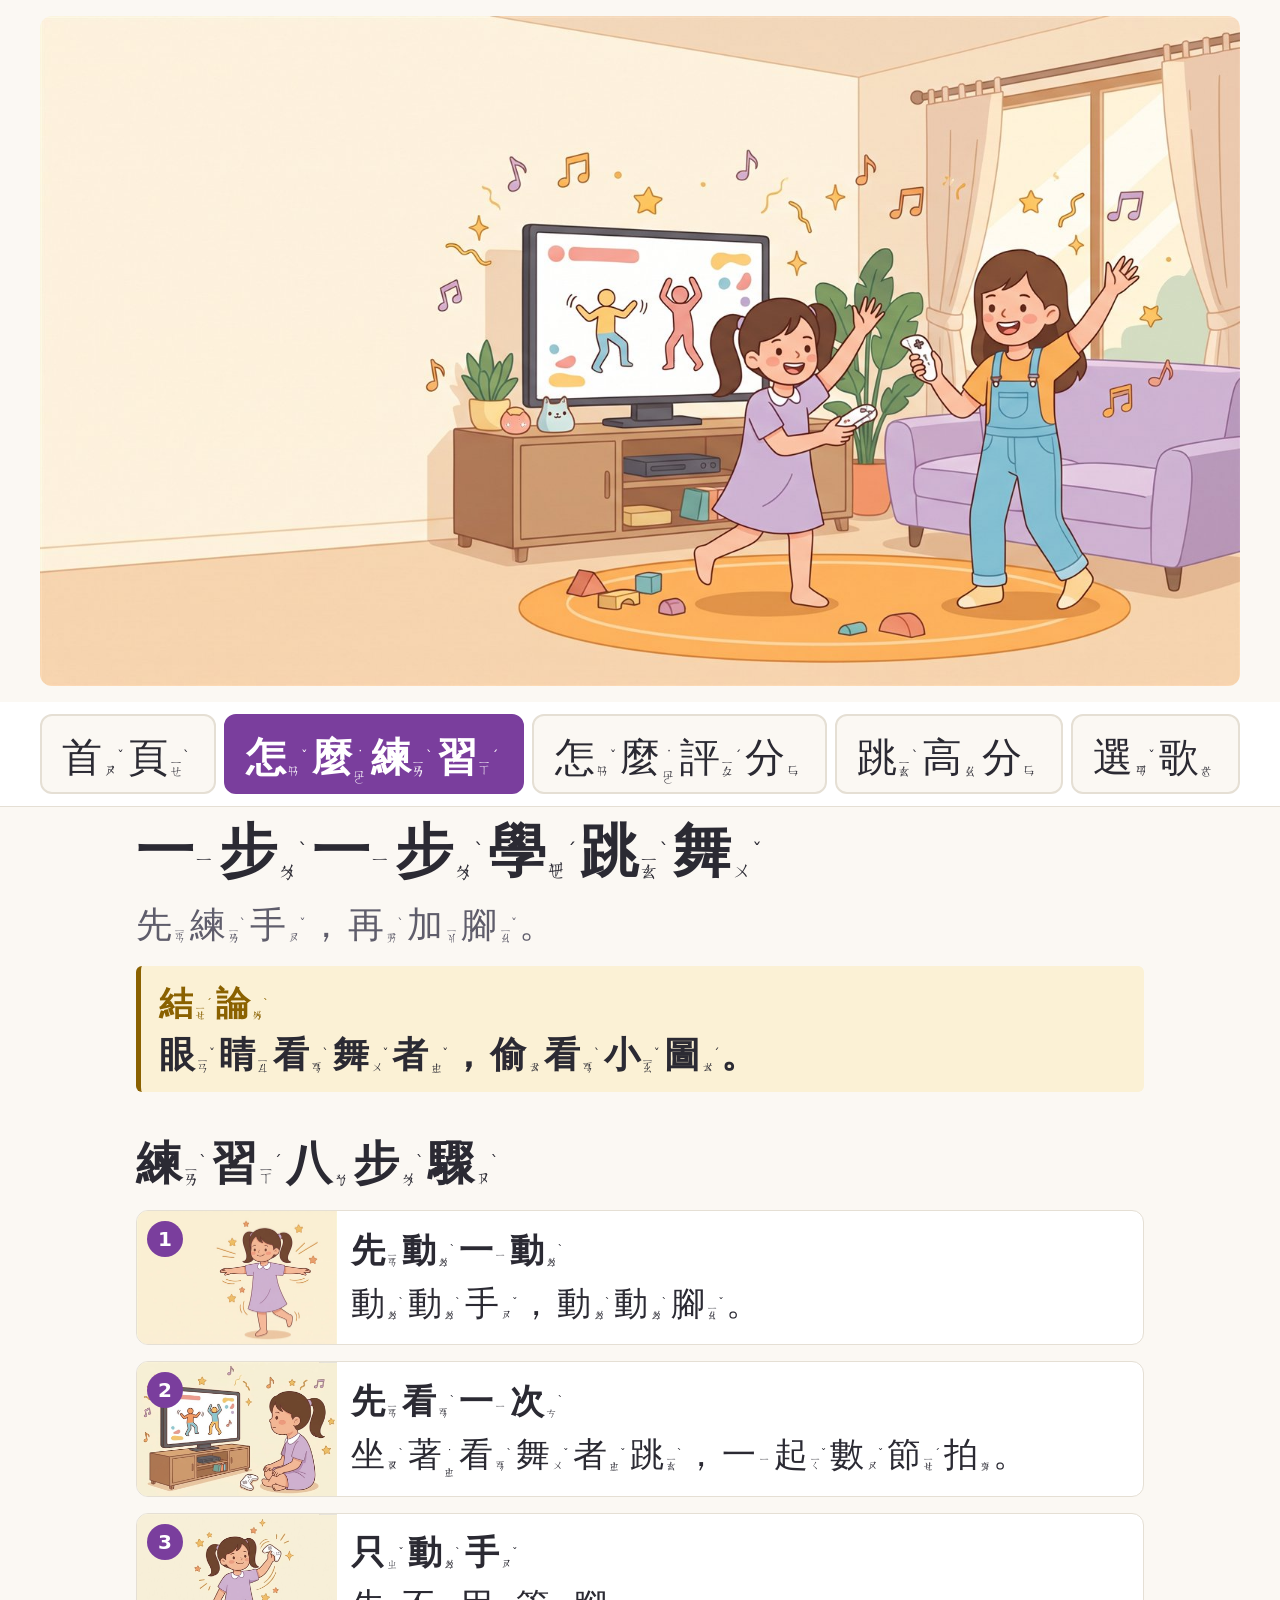
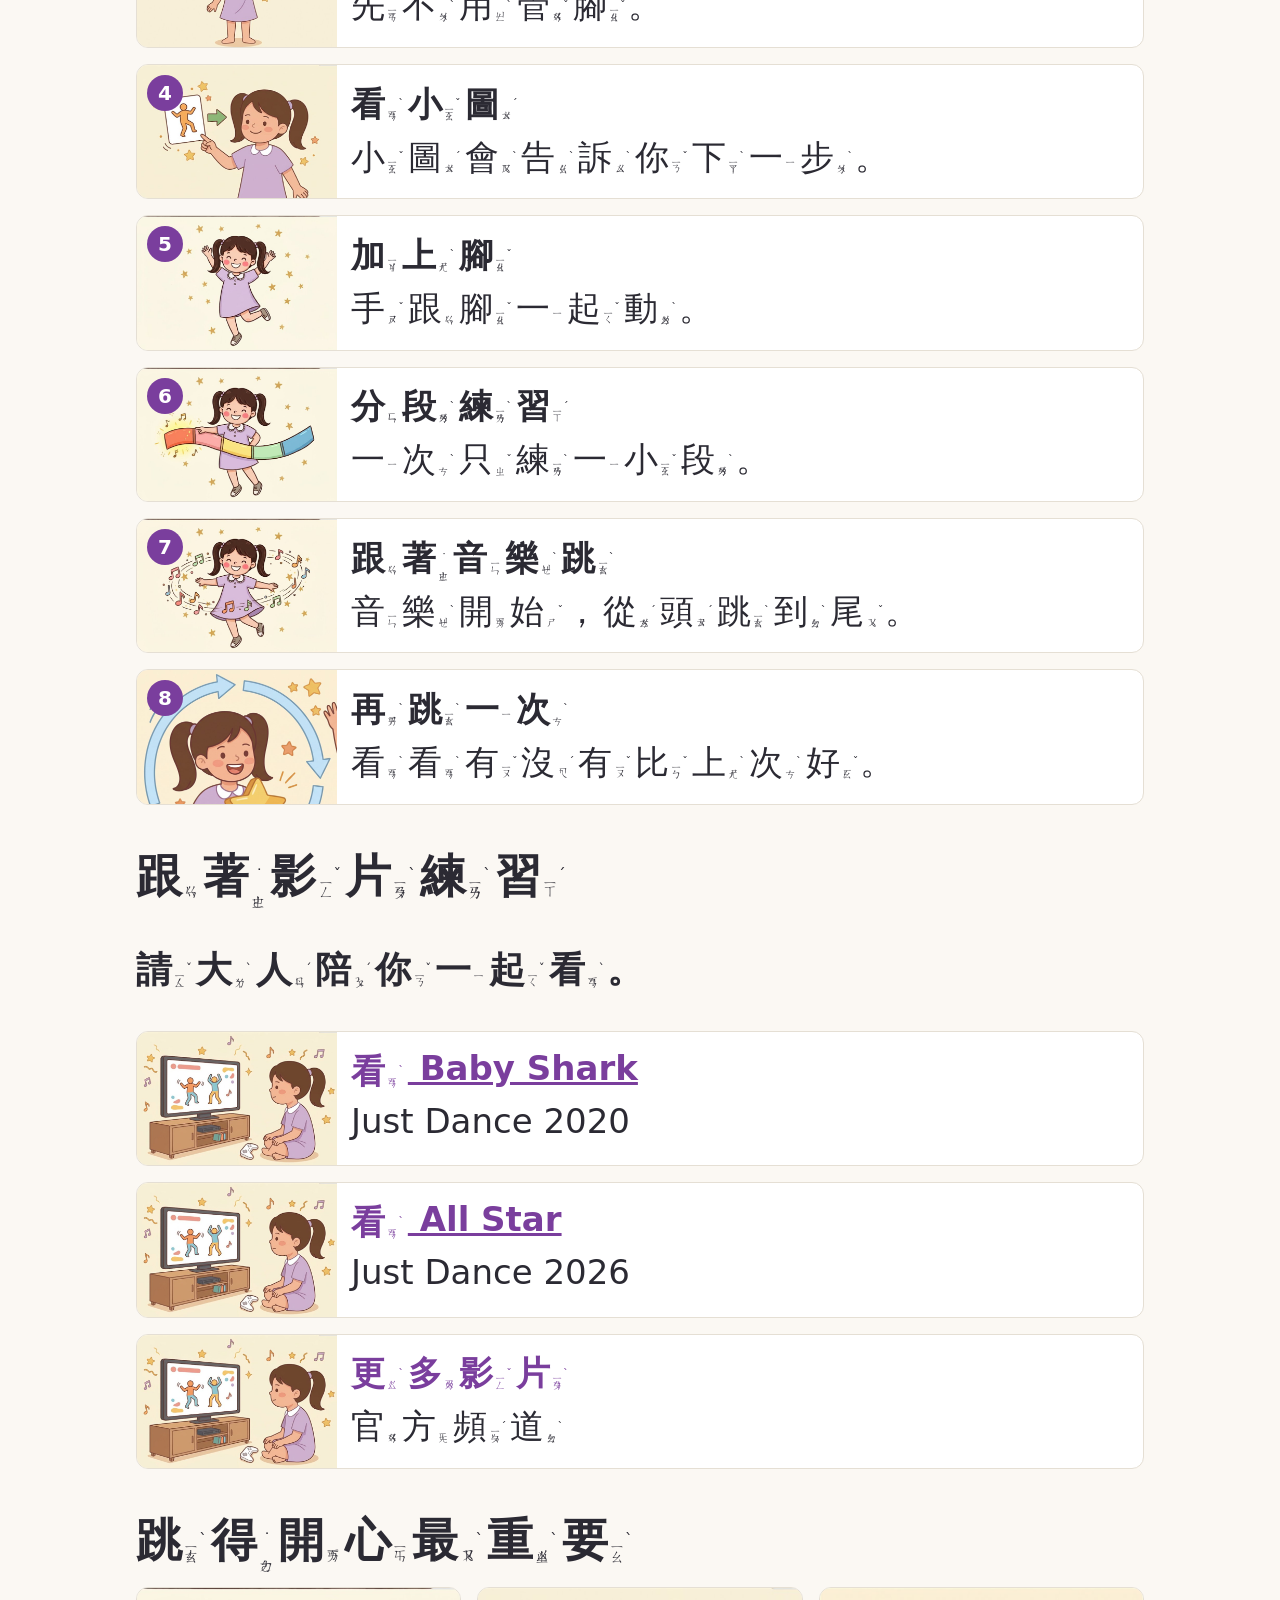
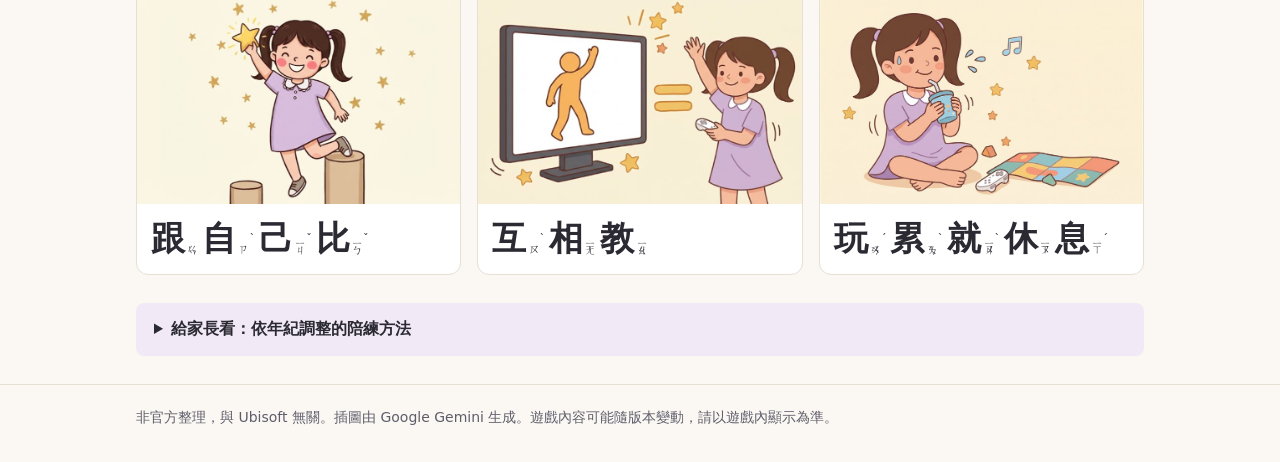
<file: kids.html>
<!doctype html>
<html lang="zh-Hant-TW">
<head>
  <meta charset="utf-8">
  <meta name="viewport" content="width=device-width, initial-scale=1">
  <title>陪孩子練 Just Dance</title>
  <meta name="description" content="分四步驟練習 Just Dance，孩子看圖就懂，家長也有陪練建議。">
  <meta property="og:type" content="website">
  <meta property="og:site_name" content="Just Dance 親子指南">
  <meta property="og:title" content="陪孩子練 Just Dance">
  <meta property="og:description" content="分四步驟練習 Just Dance，孩子看圖就懂，家長也有陪練建議。">
  <meta property="og:url" content="https://laibob0405.github.io/just-dance-guide/kids.html">
  <meta property="og:image" content="https://laibob0405.github.io/just-dance-guide/images/og-image.jpg">
  <meta property="og:image:width" content="1200">
  <meta property="og:image:height" content="630">
  <meta property="og:image:alt" content="繪本風插圖：兩個小女孩在客廳對著電視開心跳舞">
  <meta name="twitter:card" content="summary_large_image">
  <link rel="icon" href="favicon.svg" type="image/svg+xml">
  <link rel="icon" href="favicon-32.png" type="image/png" sizes="32x32">
  <link rel="apple-touch-icon" href="apple-touch-icon.png">
  <link rel="stylesheet" href="style.css?v=21">
  <script src="menu.js?v=21" defer></script>
</head>
<body>
  <div class="wrap banner"><img src="images/ai/hero.jpg" width="1600" height="893" alt="兩個小女孩在明亮的客廳裡，各拿一支白色控制器，開心地對著電視跳舞" fetchpriority="high"></div>
  <header>
    <div class="wrap">
      <nav aria-label="主選單"><button type="button" class="menu-toggle" aria-expanded="false" aria-controls="main-menu"><svg viewBox="0 0 24 24" width="32" height="32" aria-hidden="true"><path d="M4 6H20M4 12H20M4 18H20" fill="none" stroke="currentColor" stroke-width="3" stroke-linecap="round"/></svg><span class="zy">選<span class="b" aria-hidden="true"><span class="s">ㄒㄩㄢ</span><span class="t">ˇ</span></span></span><span class="zy">單<span class="b" aria-hidden="true"><span class="s">ㄉㄢ</span></span></span></button><ul id="main-menu"><li><a href="index.html"><span class="zy">首<span class="b" aria-hidden="true"><span class="s">ㄕㄡ</span><span class="t">ˇ</span></span></span><span class="zy">頁<span class="b" aria-hidden="true"><span class="s">ㄧㄝ</span><span class="t">ˋ</span></span></span></a></li><li><a href="kids.html" aria-current="page"><span class="zy">怎<span class="b" aria-hidden="true"><span class="s">ㄗㄣ</span><span class="t">ˇ</span></span></span><span class="zy">麼<span class="b" aria-hidden="true"><span class="s">˙ㄇㄜ</span></span></span><span class="zy">練<span class="b" aria-hidden="true"><span class="s">ㄌㄧㄢ</span><span class="t">ˋ</span></span></span><span class="zy">習<span class="b" aria-hidden="true"><span class="s">ㄒㄧ</span><span class="t">ˊ</span></span></span></a></li><li><a href="scoring.html"><span class="zy">怎<span class="b" aria-hidden="true"><span class="s">ㄗㄣ</span><span class="t">ˇ</span></span></span><span class="zy">麼<span class="b" aria-hidden="true"><span class="s">˙ㄇㄜ</span></span></span><span class="zy">評<span class="b" aria-hidden="true"><span class="s">ㄆㄧㄥ</span><span class="t">ˊ</span></span></span><span class="zy">分<span class="b" aria-hidden="true"><span class="s">ㄈㄣ</span></span></span></a></li><li><a href="high-score.html"><span class="zy">跳<span class="b" aria-hidden="true"><span class="s">ㄊㄧㄠ</span><span class="t">ˋ</span></span></span><span class="zy">高<span class="b" aria-hidden="true"><span class="s">ㄍㄠ</span></span></span><span class="zy">分<span class="b" aria-hidden="true"><span class="s">ㄈㄣ</span></span></span></a></li><li><a href="songs.html"><span class="zy">選<span class="b" aria-hidden="true"><span class="s">ㄒㄩㄢ</span><span class="t">ˇ</span></span></span><span class="zy">歌<span class="b" aria-hidden="true"><span class="s">ㄍㄜ</span></span></span></a></li></ul></nav>
    </div>
  </header>
  <main class="wrap">

    <h1><span class="zy">一<span class="b" aria-hidden="true"><span class="s">ㄧ</span></span></span><span class="zy">步<span class="b" aria-hidden="true"><span class="s">ㄅㄨ</span><span class="t">ˋ</span></span></span><span class="zy">一<span class="b" aria-hidden="true"><span class="s">ㄧ</span></span></span><span class="zy">步<span class="b" aria-hidden="true"><span class="s">ㄅㄨ</span><span class="t">ˋ</span></span></span><span class="zy">學<span class="b" aria-hidden="true"><span class="s">ㄒㄩㄝ</span><span class="t">ˊ</span></span></span><span class="zy">跳<span class="b" aria-hidden="true"><span class="s">ㄊㄧㄠ</span><span class="t">ˋ</span></span></span><span class="zy">舞<span class="b" aria-hidden="true"><span class="s">ㄨ</span><span class="t">ˇ</span></span></span></h1>
    <p class="lead"><span class="zy">先<span class="b" aria-hidden="true"><span class="s">ㄒㄧㄢ</span></span></span><span class="zy">練<span class="b" aria-hidden="true"><span class="s">ㄌㄧㄢ</span><span class="t">ˋ</span></span></span><span class="zy">手<span class="b" aria-hidden="true"><span class="s">ㄕㄡ</span><span class="t">ˇ</span></span><span class="p">，</span></span><span class="zy">再<span class="b" aria-hidden="true"><span class="s">ㄗㄞ</span><span class="t">ˋ</span></span></span><span class="zy">加<span class="b" aria-hidden="true"><span class="s">ㄐㄧㄚ</span></span></span><span class="zy">腳<span class="b" aria-hidden="true"><span class="s">ㄐㄧㄠ</span><span class="t">ˇ</span></span><span class="p">。</span></span></p>
    <div class="key"><span class="label"><span class="zy">結<span class="b" aria-hidden="true"><span class="s">ㄐㄧㄝ</span><span class="t">ˊ</span></span></span><span class="zy">論<span class="b" aria-hidden="true"><span class="s">ㄌㄨㄣ</span><span class="t">ˋ</span></span></span></span><p><span class="zy">眼<span class="b" aria-hidden="true"><span class="s">ㄧㄢ</span><span class="t">ˇ</span></span></span><span class="zy">睛<span class="b" aria-hidden="true"><span class="s">ㄐㄧㄥ</span></span></span><span class="zy">看<span class="b" aria-hidden="true"><span class="s">ㄎㄢ</span><span class="t">ˋ</span></span></span><span class="zy">舞<span class="b" aria-hidden="true"><span class="s">ㄨ</span><span class="t">ˇ</span></span></span><span class="zy">者<span class="b" aria-hidden="true"><span class="s">ㄓㄜ</span><span class="t">ˇ</span></span><span class="p">，</span></span><span class="zy">偷<span class="b" aria-hidden="true"><span class="s">ㄊㄡ</span></span></span><span class="zy">看<span class="b" aria-hidden="true"><span class="s">ㄎㄢ</span><span class="t">ˋ</span></span></span><span class="zy">小<span class="b" aria-hidden="true"><span class="s">ㄒㄧㄠ</span><span class="t">ˇ</span></span></span><span class="zy">圖<span class="b" aria-hidden="true"><span class="s">ㄊㄨ</span><span class="t">ˊ</span></span><span class="p">。</span></span></p></div>

    <h2><span class="zy">練<span class="b" aria-hidden="true"><span class="s">ㄌㄧㄢ</span><span class="t">ˋ</span></span></span><span class="zy">習<span class="b" aria-hidden="true"><span class="s">ㄒㄧ</span><span class="t">ˊ</span></span></span><span class="zy">八<span class="b" aria-hidden="true"><span class="s">ㄅㄚ</span></span></span><span class="zy">步<span class="b" aria-hidden="true"><span class="s">ㄅㄨ</span><span class="t">ˋ</span></span></span><span class="zy">驟<span class="b" aria-hidden="true"><span class="s">ㄗㄡ</span><span class="t">ˋ</span></span></span></h2>
    <ol class="cards rows">
<li><img src="images/ai/warmUp.jpg" width="800" height="533" alt="先動動手和腳" loading="lazy"><div class="card-text"><h3><span class="zy">先<span class="b" aria-hidden="true"><span class="s">ㄒㄧㄢ</span></span></span><span class="zy">動<span class="b" aria-hidden="true"><span class="s">ㄉㄨㄥ</span><span class="t">ˋ</span></span></span><span class="zy">一<span class="b" aria-hidden="true"><span class="s">ㄧ</span></span></span><span class="zy">動<span class="b" aria-hidden="true"><span class="s">ㄉㄨㄥ</span><span class="t">ˋ</span></span></span></h3><p><span class="zy">動<span class="b" aria-hidden="true"><span class="s">ㄉㄨㄥ</span><span class="t">ˋ</span></span></span><span class="zy">動<span class="b" aria-hidden="true"><span class="s">ㄉㄨㄥ</span><span class="t">ˋ</span></span></span><span class="zy">手<span class="b" aria-hidden="true"><span class="s">ㄕㄡ</span><span class="t">ˇ</span></span><span class="p">，</span></span><span class="zy">動<span class="b" aria-hidden="true"><span class="s">ㄉㄨㄥ</span><span class="t">ˋ</span></span></span><span class="zy">動<span class="b" aria-hidden="true"><span class="s">ㄉㄨㄥ</span><span class="t">ˋ</span></span></span><span class="zy">腳<span class="b" aria-hidden="true"><span class="s">ㄐㄧㄠ</span><span class="t">ˇ</span></span><span class="p">。</span></span></p></div></li>
<li><img src="images/ai/firstLook.jpg" width="800" height="533" alt="坐著看舞者跳" loading="lazy"><div class="card-text"><h3><span class="zy">先<span class="b" aria-hidden="true"><span class="s">ㄒㄧㄢ</span></span></span><span class="zy">看<span class="b" aria-hidden="true"><span class="s">ㄎㄢ</span><span class="t">ˋ</span></span></span><span class="zy">一<span class="b" aria-hidden="true"><span class="s">ㄧ</span></span></span><span class="zy">次<span class="b" aria-hidden="true"><span class="s">ㄘ</span><span class="t">ˋ</span></span></span></h3><p><span class="zy">坐<span class="b" aria-hidden="true"><span class="s">ㄗㄨㄛ</span><span class="t">ˋ</span></span></span><span class="zy">著<span class="b" aria-hidden="true"><span class="s">˙ㄓㄜ</span></span></span><span class="zy">看<span class="b" aria-hidden="true"><span class="s">ㄎㄢ</span><span class="t">ˋ</span></span></span><span class="zy">舞<span class="b" aria-hidden="true"><span class="s">ㄨ</span><span class="t">ˇ</span></span></span><span class="zy">者<span class="b" aria-hidden="true"><span class="s">ㄓㄜ</span><span class="t">ˇ</span></span></span><span class="zy">跳<span class="b" aria-hidden="true"><span class="s">ㄊㄧㄠ</span><span class="t">ˋ</span></span><span class="p">，</span></span><span class="zy">一<span class="b" aria-hidden="true"><span class="s">ㄧ</span></span></span><span class="zy">起<span class="b" aria-hidden="true"><span class="s">ㄑㄧ</span><span class="t">ˇ</span></span></span><span class="zy">數<span class="b" aria-hidden="true"><span class="s">ㄕㄨ</span><span class="t">ˇ</span></span></span><span class="zy">節<span class="b" aria-hidden="true"><span class="s">ㄐㄧㄝ</span><span class="t">ˊ</span></span></span><span class="zy">拍<span class="b" aria-hidden="true"><span class="s">ㄆㄞ</span></span><span class="p">。</span></span></p></div></li>
<li><img src="images/ai/handsOnly.jpg" width="800" height="533" alt="先只練手" loading="lazy"><div class="card-text"><h3><span class="zy">只<span class="b" aria-hidden="true"><span class="s">ㄓ</span><span class="t">ˇ</span></span></span><span class="zy">動<span class="b" aria-hidden="true"><span class="s">ㄉㄨㄥ</span><span class="t">ˋ</span></span></span><span class="zy">手<span class="b" aria-hidden="true"><span class="s">ㄕㄡ</span><span class="t">ˇ</span></span></span></h3><p><span class="zy">先<span class="b" aria-hidden="true"><span class="s">ㄒㄧㄢ</span></span></span><span class="zy">不<span class="b" aria-hidden="true"><span class="s">ㄅㄨ</span><span class="t">ˋ</span></span></span><span class="zy">用<span class="b" aria-hidden="true"><span class="s">ㄩㄥ</span><span class="t">ˋ</span></span></span><span class="zy">管<span class="b" aria-hidden="true"><span class="s">ㄍㄨㄢ</span><span class="t">ˇ</span></span></span><span class="zy">腳<span class="b" aria-hidden="true"><span class="s">ㄐㄧㄠ</span><span class="t">ˇ</span></span><span class="p">。</span></span></p></div></li>
<li><img src="images/ai/hint.jpg" width="800" height="533" alt="小圖告訴你下一步" loading="lazy"><div class="card-text"><h3><span class="zy">看<span class="b" aria-hidden="true"><span class="s">ㄎㄢ</span><span class="t">ˋ</span></span></span><span class="zy">小<span class="b" aria-hidden="true"><span class="s">ㄒㄧㄠ</span><span class="t">ˇ</span></span></span><span class="zy">圖<span class="b" aria-hidden="true"><span class="s">ㄊㄨ</span><span class="t">ˊ</span></span></span></h3><p><span class="zy">小<span class="b" aria-hidden="true"><span class="s">ㄒㄧㄠ</span><span class="t">ˇ</span></span></span><span class="zy">圖<span class="b" aria-hidden="true"><span class="s">ㄊㄨ</span><span class="t">ˊ</span></span></span><span class="zy">會<span class="b" aria-hidden="true"><span class="s">ㄏㄨㄟ</span><span class="t">ˋ</span></span></span><span class="zy">告<span class="b" aria-hidden="true"><span class="s">ㄍㄠ</span><span class="t">ˋ</span></span></span><span class="zy">訴<span class="b" aria-hidden="true"><span class="s">ㄙㄨ</span><span class="t">ˋ</span></span></span><span class="zy">你<span class="b" aria-hidden="true"><span class="s">ㄋㄧ</span><span class="t">ˇ</span></span></span><span class="zy">下<span class="b" aria-hidden="true"><span class="s">ㄒㄧㄚ</span><span class="t">ˋ</span></span></span><span class="zy">一<span class="b" aria-hidden="true"><span class="s">ㄧ</span></span></span><span class="zy">步<span class="b" aria-hidden="true"><span class="s">ㄅㄨ</span><span class="t">ˋ</span></span><span class="p">。</span></span></p></div></li>
<li><img src="images/ai/addFeet.jpg" width="800" height="533" alt="手和腳一起動" loading="lazy"><div class="card-text"><h3><span class="zy">加<span class="b" aria-hidden="true"><span class="s">ㄐㄧㄚ</span></span></span><span class="zy">上<span class="b" aria-hidden="true"><span class="s">ㄕㄤ</span><span class="t">ˋ</span></span></span><span class="zy">腳<span class="b" aria-hidden="true"><span class="s">ㄐㄧㄠ</span><span class="t">ˇ</span></span></span></h3><p><span class="zy">手<span class="b" aria-hidden="true"><span class="s">ㄕㄡ</span><span class="t">ˇ</span></span></span><span class="zy">跟<span class="b" aria-hidden="true"><span class="s">ㄍㄣ</span></span></span><span class="zy">腳<span class="b" aria-hidden="true"><span class="s">ㄐㄧㄠ</span><span class="t">ˇ</span></span></span><span class="zy">一<span class="b" aria-hidden="true"><span class="s">ㄧ</span></span></span><span class="zy">起<span class="b" aria-hidden="true"><span class="s">ㄑㄧ</span><span class="t">ˇ</span></span></span><span class="zy">動<span class="b" aria-hidden="true"><span class="s">ㄉㄨㄥ</span><span class="t">ˋ</span></span><span class="p">。</span></span></p></div></li>
<li><img src="images/ai/segment.jpg" width="800" height="533" alt="把一首歌分成一小段一小段" loading="lazy"><div class="card-text"><h3><span class="zy">分<span class="b" aria-hidden="true"><span class="s">ㄈㄣ</span></span></span><span class="zy">段<span class="b" aria-hidden="true"><span class="s">ㄉㄨㄢ</span><span class="t">ˋ</span></span></span><span class="zy">練<span class="b" aria-hidden="true"><span class="s">ㄌㄧㄢ</span><span class="t">ˋ</span></span></span><span class="zy">習<span class="b" aria-hidden="true"><span class="s">ㄒㄧ</span><span class="t">ˊ</span></span></span></h3><p><span class="zy">一<span class="b" aria-hidden="true"><span class="s">ㄧ</span></span></span><span class="zy">次<span class="b" aria-hidden="true"><span class="s">ㄘ</span><span class="t">ˋ</span></span></span><span class="zy">只<span class="b" aria-hidden="true"><span class="s">ㄓ</span><span class="t">ˇ</span></span></span><span class="zy">練<span class="b" aria-hidden="true"><span class="s">ㄌㄧㄢ</span><span class="t">ˋ</span></span></span><span class="zy">一<span class="b" aria-hidden="true"><span class="s">ㄧ</span></span></span><span class="zy">小<span class="b" aria-hidden="true"><span class="s">ㄒㄧㄠ</span><span class="t">ˇ</span></span></span><span class="zy">段<span class="b" aria-hidden="true"><span class="s">ㄉㄨㄢ</span><span class="t">ˋ</span></span><span class="p">。</span></span></p></div></li>
<li><img src="images/ai/fullSong.jpg" width="800" height="533" alt="跟著音樂跳完整首歌" loading="lazy"><div class="card-text"><h3><span class="zy">跟<span class="b" aria-hidden="true"><span class="s">ㄍㄣ</span></span></span><span class="zy">著<span class="b" aria-hidden="true"><span class="s">˙ㄓㄜ</span></span></span><span class="zy">音<span class="b" aria-hidden="true"><span class="s">ㄧㄣ</span></span></span><span class="zy">樂<span class="b" aria-hidden="true"><span class="s">ㄩㄝ</span><span class="t">ˋ</span></span></span><span class="zy">跳<span class="b" aria-hidden="true"><span class="s">ㄊㄧㄠ</span><span class="t">ˋ</span></span></span></h3><p><span class="zy">音<span class="b" aria-hidden="true"><span class="s">ㄧㄣ</span></span></span><span class="zy">樂<span class="b" aria-hidden="true"><span class="s">ㄩㄝ</span><span class="t">ˋ</span></span></span><span class="zy">開<span class="b" aria-hidden="true"><span class="s">ㄎㄞ</span></span></span><span class="zy">始<span class="b" aria-hidden="true"><span class="s">ㄕ</span><span class="t">ˇ</span></span><span class="p">，</span></span><span class="zy">從<span class="b" aria-hidden="true"><span class="s">ㄘㄨㄥ</span><span class="t">ˊ</span></span></span><span class="zy">頭<span class="b" aria-hidden="true"><span class="s">ㄊㄡ</span><span class="t">ˊ</span></span></span><span class="zy">跳<span class="b" aria-hidden="true"><span class="s">ㄊㄧㄠ</span><span class="t">ˋ</span></span></span><span class="zy">到<span class="b" aria-hidden="true"><span class="s">ㄉㄠ</span><span class="t">ˋ</span></span></span><span class="zy">尾<span class="b" aria-hidden="true"><span class="s">ㄨㄟ</span><span class="t">ˇ</span></span><span class="p">。</span></span></p></div></li>
<li><img src="images/ai/repeat.jpg" width="800" height="533" alt="金色星星外面有一圈重複的箭頭" loading="lazy"><div class="card-text"><h3><span class="zy">再<span class="b" aria-hidden="true"><span class="s">ㄗㄞ</span><span class="t">ˋ</span></span></span><span class="zy">跳<span class="b" aria-hidden="true"><span class="s">ㄊㄧㄠ</span><span class="t">ˋ</span></span></span><span class="zy">一<span class="b" aria-hidden="true"><span class="s">ㄧ</span></span></span><span class="zy">次<span class="b" aria-hidden="true"><span class="s">ㄘ</span><span class="t">ˋ</span></span></span></h3><p><span class="zy">看<span class="b" aria-hidden="true"><span class="s">ㄎㄢ</span><span class="t">ˋ</span></span></span><span class="zy">看<span class="b" aria-hidden="true"><span class="s">ㄎㄢ</span><span class="t">ˋ</span></span></span><span class="zy">有<span class="b" aria-hidden="true"><span class="s">ㄧㄡ</span><span class="t">ˇ</span></span></span><span class="zy">沒<span class="b" aria-hidden="true"><span class="s">ㄇㄟ</span><span class="t">ˊ</span></span></span><span class="zy">有<span class="b" aria-hidden="true"><span class="s">ㄧㄡ</span><span class="t">ˇ</span></span></span><span class="zy">比<span class="b" aria-hidden="true"><span class="s">ㄅㄧ</span><span class="t">ˇ</span></span></span><span class="zy">上<span class="b" aria-hidden="true"><span class="s">ㄕㄤ</span><span class="t">ˋ</span></span></span><span class="zy">次<span class="b" aria-hidden="true"><span class="s">ㄘ</span><span class="t">ˋ</span></span></span><span class="zy">好<span class="b" aria-hidden="true"><span class="s">ㄏㄠ</span><span class="t">ˇ</span></span><span class="p">。</span></span></p></div></li>
</ol>

    <h2><span class="zy">跟<span class="b" aria-hidden="true"><span class="s">ㄍㄣ</span></span></span><span class="zy">著<span class="b" aria-hidden="true"><span class="s">˙ㄓㄜ</span></span></span><span class="zy">影<span class="b" aria-hidden="true"><span class="s">ㄧㄥ</span><span class="t">ˇ</span></span></span><span class="zy">片<span class="b" aria-hidden="true"><span class="s">ㄆㄧㄢ</span><span class="t">ˋ</span></span></span><span class="zy">練<span class="b" aria-hidden="true"><span class="s">ㄌㄧㄢ</span><span class="t">ˋ</span></span></span><span class="zy">習<span class="b" aria-hidden="true"><span class="s">ㄒㄧ</span><span class="t">ˊ</span></span></span></h2>
    <p class="big"><span class="zy">請<span class="b" aria-hidden="true"><span class="s">ㄑㄧㄥ</span><span class="t">ˇ</span></span></span><span class="zy">大<span class="b" aria-hidden="true"><span class="s">ㄉㄚ</span><span class="t">ˋ</span></span></span><span class="zy">人<span class="b" aria-hidden="true"><span class="s">ㄖㄣ</span><span class="t">ˊ</span></span></span><span class="zy">陪<span class="b" aria-hidden="true"><span class="s">ㄆㄟ</span><span class="t">ˊ</span></span></span><span class="zy">你<span class="b" aria-hidden="true"><span class="s">ㄋㄧ</span><span class="t">ˇ</span></span></span><span class="zy">一<span class="b" aria-hidden="true"><span class="s">ㄧ</span></span></span><span class="zy">起<span class="b" aria-hidden="true"><span class="s">ㄑㄧ</span><span class="t">ˇ</span></span></span><span class="zy">看<span class="b" aria-hidden="true"><span class="s">ㄎㄢ</span><span class="t">ˋ</span></span><span class="p">。</span></span></p>
    <ul class="cards rows videos">
      <li><img src="images/ai/firstLook.jpg" width="800" height="533" alt="大人先看影片" loading="lazy"><div class="card-text"><h3><a href="https://www.youtube.com/watch?v=ulXXqMwmEVI" target="_blank" rel="noopener"><span class="zy">看<span class="b" aria-hidden="true"><span class="s">ㄎㄢ</span><span class="t">ˋ</span></span></span> Baby Shark</a></h3><p>Just Dance 2020</p></div></li>
      <li><img src="images/ai/firstLook.jpg" width="800" height="533" alt="大人先看影片" loading="lazy"><div class="card-text"><h3><a href="https://www.youtube.com/watch?v=svF_zohISbs" target="_blank" rel="noopener"><span class="zy">看<span class="b" aria-hidden="true"><span class="s">ㄎㄢ</span><span class="t">ˋ</span></span></span> All Star</a></h3><p>Just Dance 2026</p></div></li>
      <li><img src="images/ai/firstLook.jpg" width="800" height="533" alt="大人先看影片" loading="lazy"><div class="card-text"><h3><a href="https://www.youtube.com/@justdancegame/videos" target="_blank" rel="noopener"><span class="zy">更<span class="b" aria-hidden="true"><span class="s">ㄍㄥ</span><span class="t">ˋ</span></span></span><span class="zy">多<span class="b" aria-hidden="true"><span class="s">ㄉㄨㄛ</span></span></span><span class="zy">影<span class="b" aria-hidden="true"><span class="s">ㄧㄥ</span><span class="t">ˇ</span></span></span><span class="zy">片<span class="b" aria-hidden="true"><span class="s">ㄆㄧㄢ</span><span class="t">ˋ</span></span></span></a></h3><p><span class="zy">官<span class="b" aria-hidden="true"><span class="s">ㄍㄨㄢ</span></span></span><span class="zy">方<span class="b" aria-hidden="true"><span class="s">ㄈㄤ</span></span></span><span class="zy">頻<span class="b" aria-hidden="true"><span class="s">ㄆㄧㄣ</span><span class="t">ˊ</span></span></span><span class="zy">道<span class="b" aria-hidden="true"><span class="s">ㄉㄠ</span><span class="t">ˋ</span></span></span></p></div></li>
    </ul>

    <h2><span class="zy">跳<span class="b" aria-hidden="true"><span class="s">ㄊㄧㄠ</span><span class="t">ˋ</span></span></span><span class="zy">得<span class="b" aria-hidden="true"><span class="s">˙ㄉㄜ</span></span></span><span class="zy">開<span class="b" aria-hidden="true"><span class="s">ㄎㄞ</span></span></span><span class="zy">心<span class="b" aria-hidden="true"><span class="s">ㄒㄧㄣ</span></span></span><span class="zy">最<span class="b" aria-hidden="true"><span class="s">ㄗㄨㄟ</span><span class="t">ˋ</span></span></span><span class="zy">重<span class="b" aria-hidden="true"><span class="s">ㄓㄨㄥ</span><span class="t">ˋ</span></span></span><span class="zy">要<span class="b" aria-hidden="true"><span class="s">ㄧㄠ</span><span class="t">ˋ</span></span></span></h2>
    <ul class="cards">
<li><img src="images/ai/self.jpg" width="800" height="533" alt="今天比昨天進步" loading="lazy"><div class="card-text"><h3><span class="zy">跟<span class="b" aria-hidden="true"><span class="s">ㄍㄣ</span></span></span><span class="zy">自<span class="b" aria-hidden="true"><span class="s">ㄗ</span><span class="t">ˋ</span></span></span><span class="zy">己<span class="b" aria-hidden="true"><span class="s">ㄐㄧ</span><span class="t">ˇ</span></span></span><span class="zy">比<span class="b" aria-hidden="true"><span class="s">ㄅㄧ</span><span class="t">ˇ</span></span></span></h3></div></li>
<li><img src="images/ai/compare.jpg" width="800" height="533" alt="跟家人一起跳" loading="lazy"><div class="card-text"><h3><span class="zy">互<span class="b" aria-hidden="true"><span class="s">ㄏㄨ</span><span class="t">ˋ</span></span></span><span class="zy">相<span class="b" aria-hidden="true"><span class="s">ㄒㄧㄤ</span></span></span><span class="zy">教<span class="b" aria-hidden="true"><span class="s">ㄐㄧㄠ</span></span></span></h3></div></li>
<li><img src="images/ai/rest.jpg" width="800" height="533" alt="跳累了坐下來休息" loading="lazy"><div class="card-text"><h3><span class="zy">玩<span class="b" aria-hidden="true"><span class="s">ㄨㄢ</span><span class="t">ˊ</span></span></span><span class="zy">累<span class="b" aria-hidden="true"><span class="s">ㄌㄟ</span><span class="t">ˋ</span></span></span><span class="zy">就<span class="b" aria-hidden="true"><span class="s">ㄐㄧㄡ</span><span class="t">ˋ</span></span></span><span class="zy">休<span class="b" aria-hidden="true"><span class="s">ㄒㄧㄡ</span></span></span><span class="zy">息<span class="b" aria-hidden="true"><span class="s">ㄒㄧ</span><span class="t">ˊ</span></span></span></h3></div></li>
</ul>

    <details class="parent"><summary>給家長看：依年紀調整的陪練方法</summary>

      <p>以下是根據遊戲設計和孩子學動作的經驗整理的建議，不是官方教學。</p>
      <p><strong>關於影片：</strong>連結都會開啟 YouTube 上 Just Dance 官方頻道的內容，影片可能只是歌曲片段。YouTube 可能顯示廣告和推薦影片，建議家長先看過並陪同觀看。</p>
      <ul>
        <li><strong>小一：</strong>一次只給一個重點，例如這首歌「手伸直」就好。家長可以站在旁邊一起跳，也可以說「照著鏡子跳」。</li>
        <li><strong>小三：</strong>可以開始練習邊看舞者邊瞄圖示，也可以請孩子當小老師，減少互相比較。</li>
        <li><strong>鼓勵方式：</strong>說得具體一點，例如「你剛剛的手舉得好高」，並記錄這次比上次進步多少。</li>
        <li><strong>時間：</strong>每次練 2 到 3 首就夠了，孩子還覺得好玩時就結束。</li>
      </ul>
    
</details>
  </main>
  <footer>
    <div class="wrap">非官方整理，與 Ubisoft 無關。插圖由 Google Gemini 生成。遊戲內容可能隨版本變動，請以遊戲內顯示為準。</div>
  </footer>
</body>
</html>
</file>
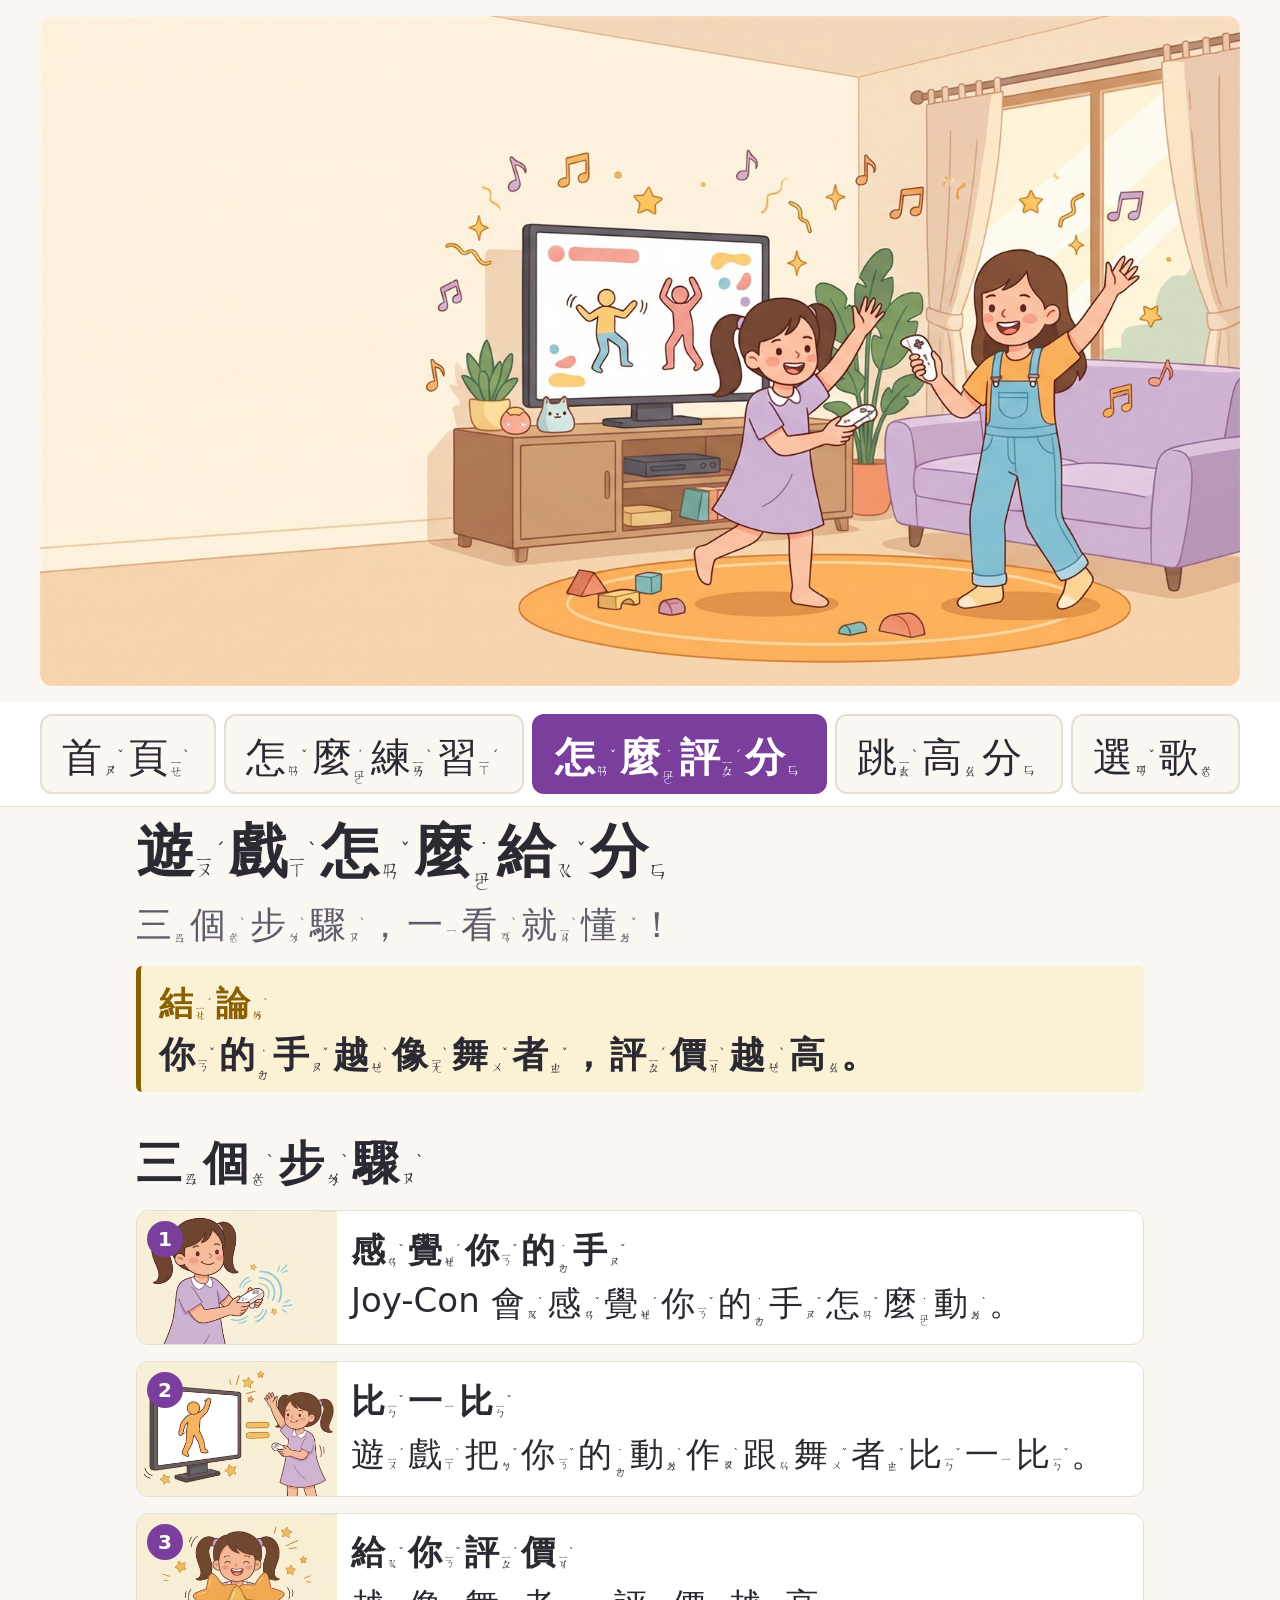
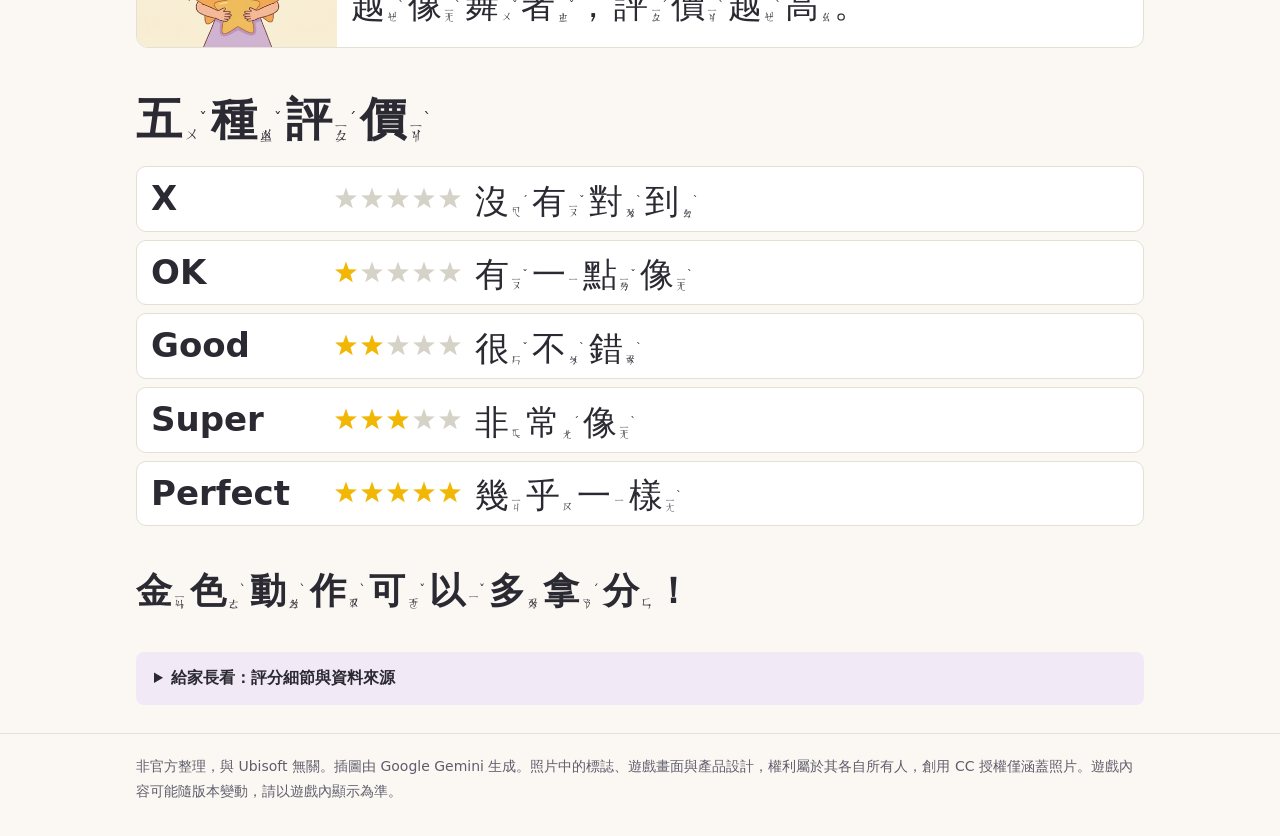
<file: scoring.html>
<!doctype html>
<html lang="zh-Hant-TW">
<head>
  <meta charset="utf-8">
  <meta name="viewport" content="width=device-width, initial-scale=1">
  <title>Just Dance 評分方式</title>
  <meta name="description" content="用三個插圖步驟，讓孩子看懂 Just Dance 怎麼給評價。">
  <meta property="og:type" content="website">
  <meta property="og:site_name" content="Just Dance 親子指南">
  <meta property="og:title" content="Just Dance 評分方式">
  <meta property="og:description" content="用三個插圖步驟，讓孩子看懂 Just Dance 怎麼給評價。">
  <meta property="og:url" content="https://laibob0405.github.io/just-dance-guide/scoring.html">
  <meta property="og:image" content="https://laibob0405.github.io/just-dance-guide/images/og-image.jpg">
  <meta property="og:image:width" content="1200">
  <meta property="og:image:height" content="630">
  <meta property="og:image:alt" content="繪本風插圖：兩個小女孩在客廳對著電視開心跳舞">
  <meta name="twitter:card" content="summary_large_image">
  <link rel="icon" href="favicon.svg" type="image/svg+xml">
  <link rel="icon" href="favicon-32.png" type="image/png" sizes="32x32">
  <link rel="apple-touch-icon" href="apple-touch-icon.png">
  <link rel="stylesheet" href="style.css?v=21">
  <script src="menu.js?v=21" defer></script>
</head>
<body>
  <div class="wrap banner"><img src="images/ai/hero.jpg" width="1600" height="893" alt="兩個小女孩在明亮的客廳裡，各拿一支白色控制器，開心地對著電視跳舞" fetchpriority="high"></div>
  <header>
    <div class="wrap">
      <nav aria-label="主選單"><button type="button" class="menu-toggle" aria-expanded="false" aria-controls="main-menu"><svg viewBox="0 0 24 24" width="32" height="32" aria-hidden="true"><path d="M4 6H20M4 12H20M4 18H20" fill="none" stroke="currentColor" stroke-width="3" stroke-linecap="round"/></svg><span class="zy">選<span class="b" aria-hidden="true"><span class="s">ㄒㄩㄢ</span><span class="t">ˇ</span></span></span><span class="zy">單<span class="b" aria-hidden="true"><span class="s">ㄉㄢ</span></span></span></button><ul id="main-menu"><li><a href="index.html"><span class="zy">首<span class="b" aria-hidden="true"><span class="s">ㄕㄡ</span><span class="t">ˇ</span></span></span><span class="zy">頁<span class="b" aria-hidden="true"><span class="s">ㄧㄝ</span><span class="t">ˋ</span></span></span></a></li><li><a href="kids.html"><span class="zy">怎<span class="b" aria-hidden="true"><span class="s">ㄗㄣ</span><span class="t">ˇ</span></span></span><span class="zy">麼<span class="b" aria-hidden="true"><span class="s">˙ㄇㄜ</span></span></span><span class="zy">練<span class="b" aria-hidden="true"><span class="s">ㄌㄧㄢ</span><span class="t">ˋ</span></span></span><span class="zy">習<span class="b" aria-hidden="true"><span class="s">ㄒㄧ</span><span class="t">ˊ</span></span></span></a></li><li><a href="scoring.html" aria-current="page"><span class="zy">怎<span class="b" aria-hidden="true"><span class="s">ㄗㄣ</span><span class="t">ˇ</span></span></span><span class="zy">麼<span class="b" aria-hidden="true"><span class="s">˙ㄇㄜ</span></span></span><span class="zy">評<span class="b" aria-hidden="true"><span class="s">ㄆㄧㄥ</span><span class="t">ˊ</span></span></span><span class="zy">分<span class="b" aria-hidden="true"><span class="s">ㄈㄣ</span></span></span></a></li><li><a href="high-score.html"><span class="zy">跳<span class="b" aria-hidden="true"><span class="s">ㄊㄧㄠ</span><span class="t">ˋ</span></span></span><span class="zy">高<span class="b" aria-hidden="true"><span class="s">ㄍㄠ</span></span></span><span class="zy">分<span class="b" aria-hidden="true"><span class="s">ㄈㄣ</span></span></span></a></li><li><a href="songs.html"><span class="zy">選<span class="b" aria-hidden="true"><span class="s">ㄒㄩㄢ</span><span class="t">ˇ</span></span></span><span class="zy">歌<span class="b" aria-hidden="true"><span class="s">ㄍㄜ</span></span></span></a></li></ul></nav>
    </div>
  </header>
  <main class="wrap">

    <h1><span class="zy">遊<span class="b" aria-hidden="true"><span class="s">ㄧㄡ</span><span class="t">ˊ</span></span></span><span class="zy">戲<span class="b" aria-hidden="true"><span class="s">ㄒㄧ</span><span class="t">ˋ</span></span></span><span class="zy">怎<span class="b" aria-hidden="true"><span class="s">ㄗㄣ</span><span class="t">ˇ</span></span></span><span class="zy">麼<span class="b" aria-hidden="true"><span class="s">˙ㄇㄜ</span></span></span><span class="zy">給<span class="b" aria-hidden="true"><span class="s">ㄍㄟ</span><span class="t">ˇ</span></span></span><span class="zy">分<span class="b" aria-hidden="true"><span class="s">ㄈㄣ</span></span></span></h1>
    <p class="lead"><span class="zy">三<span class="b" aria-hidden="true"><span class="s">ㄙㄢ</span></span></span><span class="zy">個<span class="b" aria-hidden="true"><span class="s">ㄍㄜ</span><span class="t">ˋ</span></span></span><span class="zy">步<span class="b" aria-hidden="true"><span class="s">ㄅㄨ</span><span class="t">ˋ</span></span></span><span class="zy">驟<span class="b" aria-hidden="true"><span class="s">ㄗㄡ</span><span class="t">ˋ</span></span><span class="p">，</span></span><span class="zy">一<span class="b" aria-hidden="true"><span class="s">ㄧ</span></span></span><span class="zy">看<span class="b" aria-hidden="true"><span class="s">ㄎㄢ</span><span class="t">ˋ</span></span></span><span class="zy">就<span class="b" aria-hidden="true"><span class="s">ㄐㄧㄡ</span><span class="t">ˋ</span></span></span><span class="zy">懂<span class="b" aria-hidden="true"><span class="s">ㄉㄨㄥ</span><span class="t">ˇ</span></span><span class="p">！</span></span></p>
    <div class="key"><span class="label"><span class="zy">結<span class="b" aria-hidden="true"><span class="s">ㄐㄧㄝ</span><span class="t">ˊ</span></span></span><span class="zy">論<span class="b" aria-hidden="true"><span class="s">ㄌㄨㄣ</span><span class="t">ˋ</span></span></span></span><p><span class="zy">你<span class="b" aria-hidden="true"><span class="s">ㄋㄧ</span><span class="t">ˇ</span></span></span><span class="zy">的<span class="b" aria-hidden="true"><span class="s">˙ㄉㄜ</span></span></span><span class="zy">手<span class="b" aria-hidden="true"><span class="s">ㄕㄡ</span><span class="t">ˇ</span></span></span><span class="zy">越<span class="b" aria-hidden="true"><span class="s">ㄩㄝ</span><span class="t">ˋ</span></span></span><span class="zy">像<span class="b" aria-hidden="true"><span class="s">ㄒㄧㄤ</span><span class="t">ˋ</span></span></span><span class="zy">舞<span class="b" aria-hidden="true"><span class="s">ㄨ</span><span class="t">ˇ</span></span></span><span class="zy">者<span class="b" aria-hidden="true"><span class="s">ㄓㄜ</span><span class="t">ˇ</span></span><span class="p">，</span></span><span class="zy">評<span class="b" aria-hidden="true"><span class="s">ㄆㄧㄥ</span><span class="t">ˊ</span></span></span><span class="zy">價<span class="b" aria-hidden="true"><span class="s">ㄐㄧㄚ</span><span class="t">ˋ</span></span></span><span class="zy">越<span class="b" aria-hidden="true"><span class="s">ㄩㄝ</span><span class="t">ˋ</span></span></span><span class="zy">高<span class="b" aria-hidden="true"><span class="s">ㄍㄠ</span></span><span class="p">。</span></span></p></div>

    <h2><span class="zy">三<span class="b" aria-hidden="true"><span class="s">ㄙㄢ</span></span></span><span class="zy">個<span class="b" aria-hidden="true"><span class="s">ㄍㄜ</span><span class="t">ˋ</span></span></span><span class="zy">步<span class="b" aria-hidden="true"><span class="s">ㄅㄨ</span><span class="t">ˋ</span></span></span><span class="zy">驟<span class="b" aria-hidden="true"><span class="s">ㄗㄡ</span><span class="t">ˋ</span></span></span></h2>
    <ol class="cards rows">
<li><img src="images/ai/sense.jpg" width="800" height="533" alt="Joy-Con 感覺到手在動" loading="lazy"><div class="card-text"><h3><span class="zy">感<span class="b" aria-hidden="true"><span class="s">ㄍㄢ</span><span class="t">ˇ</span></span></span><span class="zy">覺<span class="b" aria-hidden="true"><span class="s">ㄐㄩㄝ</span><span class="t">ˊ</span></span></span><span class="zy">你<span class="b" aria-hidden="true"><span class="s">ㄋㄧ</span><span class="t">ˇ</span></span></span><span class="zy">的<span class="b" aria-hidden="true"><span class="s">˙ㄉㄜ</span></span></span><span class="zy">手<span class="b" aria-hidden="true"><span class="s">ㄕㄡ</span><span class="t">ˇ</span></span></span></h3><p>Joy-Con <span class="zy">會<span class="b" aria-hidden="true"><span class="s">ㄏㄨㄟ</span><span class="t">ˋ</span></span></span><span class="zy">感<span class="b" aria-hidden="true"><span class="s">ㄍㄢ</span><span class="t">ˇ</span></span></span><span class="zy">覺<span class="b" aria-hidden="true"><span class="s">ㄐㄩㄝ</span><span class="t">ˊ</span></span></span><span class="zy">你<span class="b" aria-hidden="true"><span class="s">ㄋㄧ</span><span class="t">ˇ</span></span></span><span class="zy">的<span class="b" aria-hidden="true"><span class="s">˙ㄉㄜ</span></span></span><span class="zy">手<span class="b" aria-hidden="true"><span class="s">ㄕㄡ</span><span class="t">ˇ</span></span></span><span class="zy">怎<span class="b" aria-hidden="true"><span class="s">ㄗㄣ</span><span class="t">ˇ</span></span></span><span class="zy">麼<span class="b" aria-hidden="true"><span class="s">˙ㄇㄜ</span></span></span><span class="zy">動<span class="b" aria-hidden="true"><span class="s">ㄉㄨㄥ</span><span class="t">ˋ</span></span><span class="p">。</span></span></p></div></li>
<li><img src="images/ai/compare.jpg" width="800" height="533" alt="你的動作和舞者的動作比一比" loading="lazy"><div class="card-text"><h3><span class="zy">比<span class="b" aria-hidden="true"><span class="s">ㄅㄧ</span><span class="t">ˇ</span></span></span><span class="zy">一<span class="b" aria-hidden="true"><span class="s">ㄧ</span></span></span><span class="zy">比<span class="b" aria-hidden="true"><span class="s">ㄅㄧ</span><span class="t">ˇ</span></span></span></h3><p><span class="zy">遊<span class="b" aria-hidden="true"><span class="s">ㄧㄡ</span><span class="t">ˊ</span></span></span><span class="zy">戲<span class="b" aria-hidden="true"><span class="s">ㄒㄧ</span><span class="t">ˋ</span></span></span><span class="zy">把<span class="b" aria-hidden="true"><span class="s">ㄅㄚ</span><span class="t">ˇ</span></span></span><span class="zy">你<span class="b" aria-hidden="true"><span class="s">ㄋㄧ</span><span class="t">ˇ</span></span></span><span class="zy">的<span class="b" aria-hidden="true"><span class="s">˙ㄉㄜ</span></span></span><span class="zy">動<span class="b" aria-hidden="true"><span class="s">ㄉㄨㄥ</span><span class="t">ˋ</span></span></span><span class="zy">作<span class="b" aria-hidden="true"><span class="s">ㄗㄨㄛ</span><span class="t">ˋ</span></span></span><span class="zy">跟<span class="b" aria-hidden="true"><span class="s">ㄍㄣ</span></span></span><span class="zy">舞<span class="b" aria-hidden="true"><span class="s">ㄨ</span><span class="t">ˇ</span></span></span><span class="zy">者<span class="b" aria-hidden="true"><span class="s">ㄓㄜ</span><span class="t">ˇ</span></span></span><span class="zy">比<span class="b" aria-hidden="true"><span class="s">ㄅㄧ</span><span class="t">ˇ</span></span></span><span class="zy">一<span class="b" aria-hidden="true"><span class="s">ㄧ</span></span></span><span class="zy">比<span class="b" aria-hidden="true"><span class="s">ㄅㄧ</span><span class="t">ˇ</span></span><span class="p">。</span></span></p></div></li>
<li><img src="images/ai/grade.jpg" width="800" height="533" alt="得到一個好評價和星星" loading="lazy"><div class="card-text"><h3><span class="zy">給<span class="b" aria-hidden="true"><span class="s">ㄍㄟ</span><span class="t">ˇ</span></span></span><span class="zy">你<span class="b" aria-hidden="true"><span class="s">ㄋㄧ</span><span class="t">ˇ</span></span></span><span class="zy">評<span class="b" aria-hidden="true"><span class="s">ㄆㄧㄥ</span><span class="t">ˊ</span></span></span><span class="zy">價<span class="b" aria-hidden="true"><span class="s">ㄐㄧㄚ</span><span class="t">ˋ</span></span></span></h3><p><span class="zy">越<span class="b" aria-hidden="true"><span class="s">ㄩㄝ</span><span class="t">ˋ</span></span></span><span class="zy">像<span class="b" aria-hidden="true"><span class="s">ㄒㄧㄤ</span><span class="t">ˋ</span></span></span><span class="zy">舞<span class="b" aria-hidden="true"><span class="s">ㄨ</span><span class="t">ˇ</span></span></span><span class="zy">者<span class="b" aria-hidden="true"><span class="s">ㄓㄜ</span><span class="t">ˇ</span></span><span class="p">，</span></span><span class="zy">評<span class="b" aria-hidden="true"><span class="s">ㄆㄧㄥ</span><span class="t">ˊ</span></span></span><span class="zy">價<span class="b" aria-hidden="true"><span class="s">ㄐㄧㄚ</span><span class="t">ˋ</span></span></span><span class="zy">越<span class="b" aria-hidden="true"><span class="s">ㄩㄝ</span><span class="t">ˋ</span></span></span><span class="zy">高<span class="b" aria-hidden="true"><span class="s">ㄍㄠ</span></span><span class="p">。</span></span></p></div></li>
</ol>

    <h2><span class="zy">五<span class="b" aria-hidden="true"><span class="s">ㄨ</span><span class="t">ˇ</span></span></span><span class="zy">種<span class="b" aria-hidden="true"><span class="s">ㄓㄨㄥ</span><span class="t">ˇ</span></span></span><span class="zy">評<span class="b" aria-hidden="true"><span class="s">ㄆㄧㄥ</span><span class="t">ˊ</span></span></span><span class="zy">價<span class="b" aria-hidden="true"><span class="s">ㄐㄧㄚ</span><span class="t">ˋ</span></span></span></h2>
    <ul class="ratings">
      <li><strong>X</strong><svg viewBox="0 0 150 30" class="stars" role="img" aria-label="0 顆星"><polygon points="15.0,1.8 18.2,10.6 27.6,10.9 20.2,16.7 22.8,25.7 15.0,20.5 7.2,25.7 9.8,16.7 2.4,10.9 11.8,10.6" fill="#d5d2c8"/><polygon points="45.0,1.8 48.2,10.6 57.6,10.9 50.2,16.7 52.8,25.7 45.0,20.5 37.2,25.7 39.8,16.7 32.4,10.9 41.8,10.6" fill="#d5d2c8"/><polygon points="75.0,1.8 78.2,10.6 87.6,10.9 80.2,16.7 82.8,25.7 75.0,20.5 67.2,25.7 69.8,16.7 62.4,10.9 71.8,10.6" fill="#d5d2c8"/><polygon points="105.0,1.8 108.2,10.6 117.6,10.9 110.2,16.7 112.8,25.7 105.0,20.5 97.2,25.7 99.8,16.7 92.4,10.9 101.8,10.6" fill="#d5d2c8"/><polygon points="135.0,1.8 138.2,10.6 147.6,10.9 140.2,16.7 142.8,25.7 135.0,20.5 127.2,25.7 129.8,16.7 122.4,10.9 131.8,10.6" fill="#d5d2c8"/></svg><span><span class="zy">沒<span class="b" aria-hidden="true"><span class="s">ㄇㄟ</span><span class="t">ˊ</span></span></span><span class="zy">有<span class="b" aria-hidden="true"><span class="s">ㄧㄡ</span><span class="t">ˇ</span></span></span><span class="zy">對<span class="b" aria-hidden="true"><span class="s">ㄉㄨㄟ</span><span class="t">ˋ</span></span></span><span class="zy">到<span class="b" aria-hidden="true"><span class="s">ㄉㄠ</span><span class="t">ˋ</span></span></span></span></li>
      <li><strong>OK</strong><svg viewBox="0 0 150 30" class="stars" role="img" aria-label="1 顆星"><polygon points="15.0,1.8 18.2,10.6 27.6,10.9 20.2,16.7 22.8,25.7 15.0,20.5 7.2,25.7 9.8,16.7 2.4,10.9 11.8,10.6" fill="#f2b705"/><polygon points="45.0,1.8 48.2,10.6 57.6,10.9 50.2,16.7 52.8,25.7 45.0,20.5 37.2,25.7 39.8,16.7 32.4,10.9 41.8,10.6" fill="#d5d2c8"/><polygon points="75.0,1.8 78.2,10.6 87.6,10.9 80.2,16.7 82.8,25.7 75.0,20.5 67.2,25.7 69.8,16.7 62.4,10.9 71.8,10.6" fill="#d5d2c8"/><polygon points="105.0,1.8 108.2,10.6 117.6,10.9 110.2,16.7 112.8,25.7 105.0,20.5 97.2,25.7 99.8,16.7 92.4,10.9 101.8,10.6" fill="#d5d2c8"/><polygon points="135.0,1.8 138.2,10.6 147.6,10.9 140.2,16.7 142.8,25.7 135.0,20.5 127.2,25.7 129.8,16.7 122.4,10.9 131.8,10.6" fill="#d5d2c8"/></svg><span><span class="zy">有<span class="b" aria-hidden="true"><span class="s">ㄧㄡ</span><span class="t">ˇ</span></span></span><span class="zy">一<span class="b" aria-hidden="true"><span class="s">ㄧ</span></span></span><span class="zy">點<span class="b" aria-hidden="true"><span class="s">ㄉㄧㄢ</span><span class="t">ˇ</span></span></span><span class="zy">像<span class="b" aria-hidden="true"><span class="s">ㄒㄧㄤ</span><span class="t">ˋ</span></span></span></span></li>
      <li><strong>Good</strong><svg viewBox="0 0 150 30" class="stars" role="img" aria-label="2 顆星"><polygon points="15.0,1.8 18.2,10.6 27.6,10.9 20.2,16.7 22.8,25.7 15.0,20.5 7.2,25.7 9.8,16.7 2.4,10.9 11.8,10.6" fill="#f2b705"/><polygon points="45.0,1.8 48.2,10.6 57.6,10.9 50.2,16.7 52.8,25.7 45.0,20.5 37.2,25.7 39.8,16.7 32.4,10.9 41.8,10.6" fill="#f2b705"/><polygon points="75.0,1.8 78.2,10.6 87.6,10.9 80.2,16.7 82.8,25.7 75.0,20.5 67.2,25.7 69.8,16.7 62.4,10.9 71.8,10.6" fill="#d5d2c8"/><polygon points="105.0,1.8 108.2,10.6 117.6,10.9 110.2,16.7 112.8,25.7 105.0,20.5 97.2,25.7 99.8,16.7 92.4,10.9 101.8,10.6" fill="#d5d2c8"/><polygon points="135.0,1.8 138.2,10.6 147.6,10.9 140.2,16.7 142.8,25.7 135.0,20.5 127.2,25.7 129.8,16.7 122.4,10.9 131.8,10.6" fill="#d5d2c8"/></svg><span><span class="zy">很<span class="b" aria-hidden="true"><span class="s">ㄏㄣ</span><span class="t">ˇ</span></span></span><span class="zy">不<span class="b" aria-hidden="true"><span class="s">ㄅㄨ</span><span class="t">ˋ</span></span></span><span class="zy">錯<span class="b" aria-hidden="true"><span class="s">ㄘㄨㄛ</span><span class="t">ˋ</span></span></span></span></li>
      <li><strong>Super</strong><svg viewBox="0 0 150 30" class="stars" role="img" aria-label="3 顆星"><polygon points="15.0,1.8 18.2,10.6 27.6,10.9 20.2,16.7 22.8,25.7 15.0,20.5 7.2,25.7 9.8,16.7 2.4,10.9 11.8,10.6" fill="#f2b705"/><polygon points="45.0,1.8 48.2,10.6 57.6,10.9 50.2,16.7 52.8,25.7 45.0,20.5 37.2,25.7 39.8,16.7 32.4,10.9 41.8,10.6" fill="#f2b705"/><polygon points="75.0,1.8 78.2,10.6 87.6,10.9 80.2,16.7 82.8,25.7 75.0,20.5 67.2,25.7 69.8,16.7 62.4,10.9 71.8,10.6" fill="#f2b705"/><polygon points="105.0,1.8 108.2,10.6 117.6,10.9 110.2,16.7 112.8,25.7 105.0,20.5 97.2,25.7 99.8,16.7 92.4,10.9 101.8,10.6" fill="#d5d2c8"/><polygon points="135.0,1.8 138.2,10.6 147.6,10.9 140.2,16.7 142.8,25.7 135.0,20.5 127.2,25.7 129.8,16.7 122.4,10.9 131.8,10.6" fill="#d5d2c8"/></svg><span><span class="zy">非<span class="b" aria-hidden="true"><span class="s">ㄈㄟ</span></span></span><span class="zy">常<span class="b" aria-hidden="true"><span class="s">ㄔㄤ</span><span class="t">ˊ</span></span></span><span class="zy">像<span class="b" aria-hidden="true"><span class="s">ㄒㄧㄤ</span><span class="t">ˋ</span></span></span></span></li>
      <li><strong>Perfect</strong><svg viewBox="0 0 150 30" class="stars" role="img" aria-label="5 顆星"><polygon points="15.0,1.8 18.2,10.6 27.6,10.9 20.2,16.7 22.8,25.7 15.0,20.5 7.2,25.7 9.8,16.7 2.4,10.9 11.8,10.6" fill="#f2b705"/><polygon points="45.0,1.8 48.2,10.6 57.6,10.9 50.2,16.7 52.8,25.7 45.0,20.5 37.2,25.7 39.8,16.7 32.4,10.9 41.8,10.6" fill="#f2b705"/><polygon points="75.0,1.8 78.2,10.6 87.6,10.9 80.2,16.7 82.8,25.7 75.0,20.5 67.2,25.7 69.8,16.7 62.4,10.9 71.8,10.6" fill="#f2b705"/><polygon points="105.0,1.8 108.2,10.6 117.6,10.9 110.2,16.7 112.8,25.7 105.0,20.5 97.2,25.7 99.8,16.7 92.4,10.9 101.8,10.6" fill="#f2b705"/><polygon points="135.0,1.8 138.2,10.6 147.6,10.9 140.2,16.7 142.8,25.7 135.0,20.5 127.2,25.7 129.8,16.7 122.4,10.9 131.8,10.6" fill="#f2b705"/></svg><span><span class="zy">幾<span class="b" aria-hidden="true"><span class="s">ㄐㄧ</span></span></span><span class="zy">乎<span class="b" aria-hidden="true"><span class="s">ㄏㄨ</span></span></span><span class="zy">一<span class="b" aria-hidden="true"><span class="s">ㄧ</span></span></span><span class="zy">樣<span class="b" aria-hidden="true"><span class="s">ㄧㄤ</span><span class="t">ˋ</span></span></span></span></li>
    </ul>
    <p class="big"><span class="zy">金<span class="b" aria-hidden="true"><span class="s">ㄐㄧㄣ</span></span></span><span class="zy">色<span class="b" aria-hidden="true"><span class="s">ㄙㄜ</span><span class="t">ˋ</span></span></span><span class="zy">動<span class="b" aria-hidden="true"><span class="s">ㄉㄨㄥ</span><span class="t">ˋ</span></span></span><span class="zy">作<span class="b" aria-hidden="true"><span class="s">ㄗㄨㄛ</span><span class="t">ˋ</span></span></span><span class="zy">可<span class="b" aria-hidden="true"><span class="s">ㄎㄜ</span><span class="t">ˇ</span></span></span><span class="zy">以<span class="b" aria-hidden="true"><span class="s">ㄧ</span><span class="t">ˇ</span></span></span><span class="zy">多<span class="b" aria-hidden="true"><span class="s">ㄉㄨㄛ</span></span></span><span class="zy">拿<span class="b" aria-hidden="true"><span class="s">ㄋㄚ</span><span class="t">ˊ</span></span></span><span class="zy">分<span class="b" aria-hidden="true"><span class="s">ㄈㄣ</span></span><span class="p">！</span></span></p>

    <details class="parent"><summary>給家長看：評分細節與資料來源</summary>

      <p>Ubisoft 沒有公開完整的評分公式，細節大多是玩家的經驗。系統會一段段比對手部動作和標準動作的軌跡、方向和時間點。有評測指出，Just Dance 2026 Edition 沒有使用 Switch 2 的鏡頭來評分。</p>
      <p>五種評價的星星和說明是為了方便孩子理解的概略比喻，不是官方定義。跳完後，遊戲會依總分給星星和名次。</p>
      <p>Ubisoft 表示，過去有可能靠甩控制器拿到高分，舊的偵測也是以 Wii Remote 為設計基礎；2023 年起改成更重視準確度。</p>
      <figure><img src="images/gamescom-2009.jpg" width="960" height="720" alt="兩位玩家在舞台上跳舞，後方投影出舞者和兩側的計量條" loading="lazy"><figcaption>舞者兩側看得到計量條。2009 年 Gamescom。照片：<a href="https://commons.wikimedia.org/wiki/File:Gamescom_2009_-_Just_Dance.jpg">egrenouille</a>，<a href="https://creativecommons.org/licenses/by/2.0/deed.zh-hant">CC BY 2.0</a>，已縮小尺寸。</figcaption></figure>
      <ul>
        <li><a href="https://ubisoft.com/en-ca/game/just-dance/2025/news-updates/6JSYL277Jds6As65yqtAvr/new-era-new-scoring">Ubisoft：New Era, New Scoring</a></li>
        <li><a href="https://3rd-strike.com/just-dance-2026-edition-review">Just Dance 2026 Edition 評測（3rd Strike）</a></li>
        <li><a href="https://www.ludo.guide/guide/just-dance-2024-edition/understanding-scoring-feedback/understanding-the-scoring-system">Just Dance 2024 評分系統說明（ludo.guide）</a></li>
      </ul>
    
</details>
  </main>
  <footer>
    <div class="wrap">非官方整理，與 Ubisoft 無關。插圖由 Google Gemini 生成。照片中的標誌、遊戲畫面與產品設計，權利屬於其各自所有人，創用 CC 授權僅涵蓋照片。遊戲內容可能隨版本變動，請以遊戲內顯示為準。</div>
  </footer>
</body>
</html>
</file>
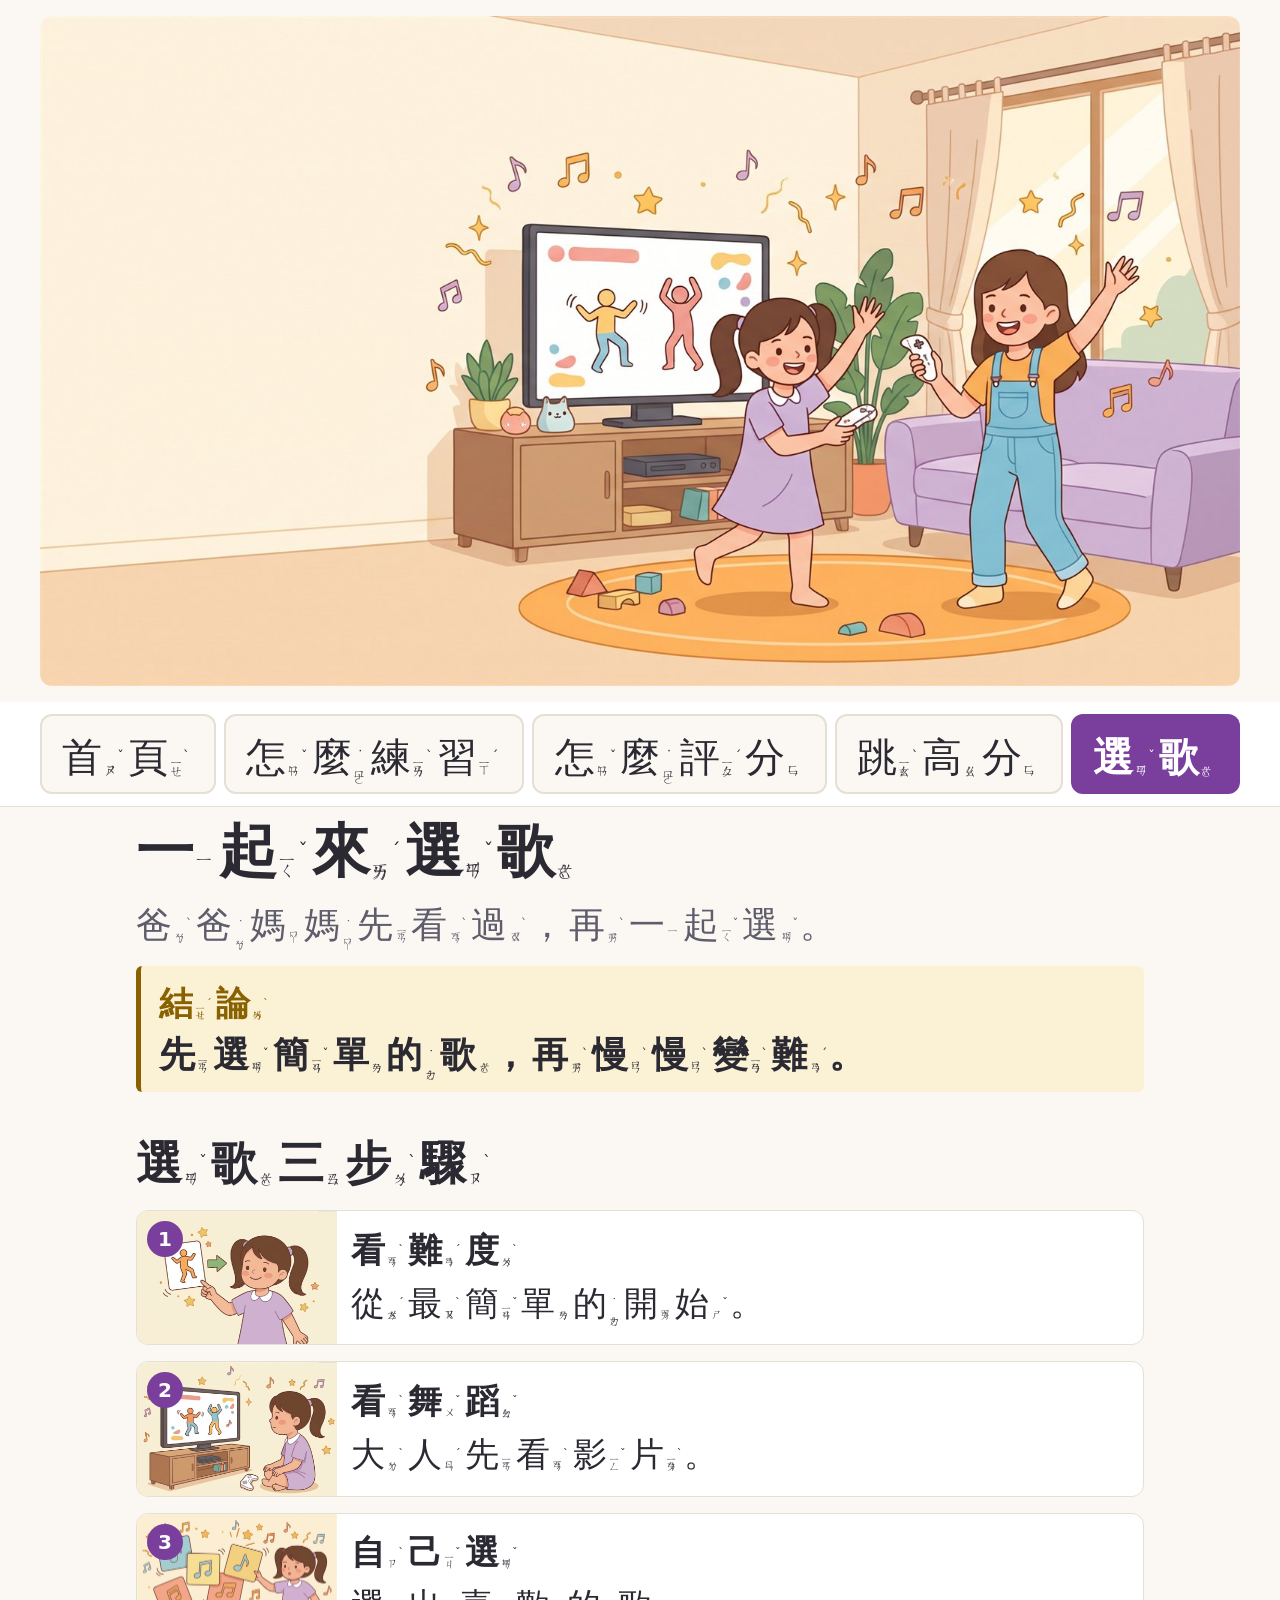
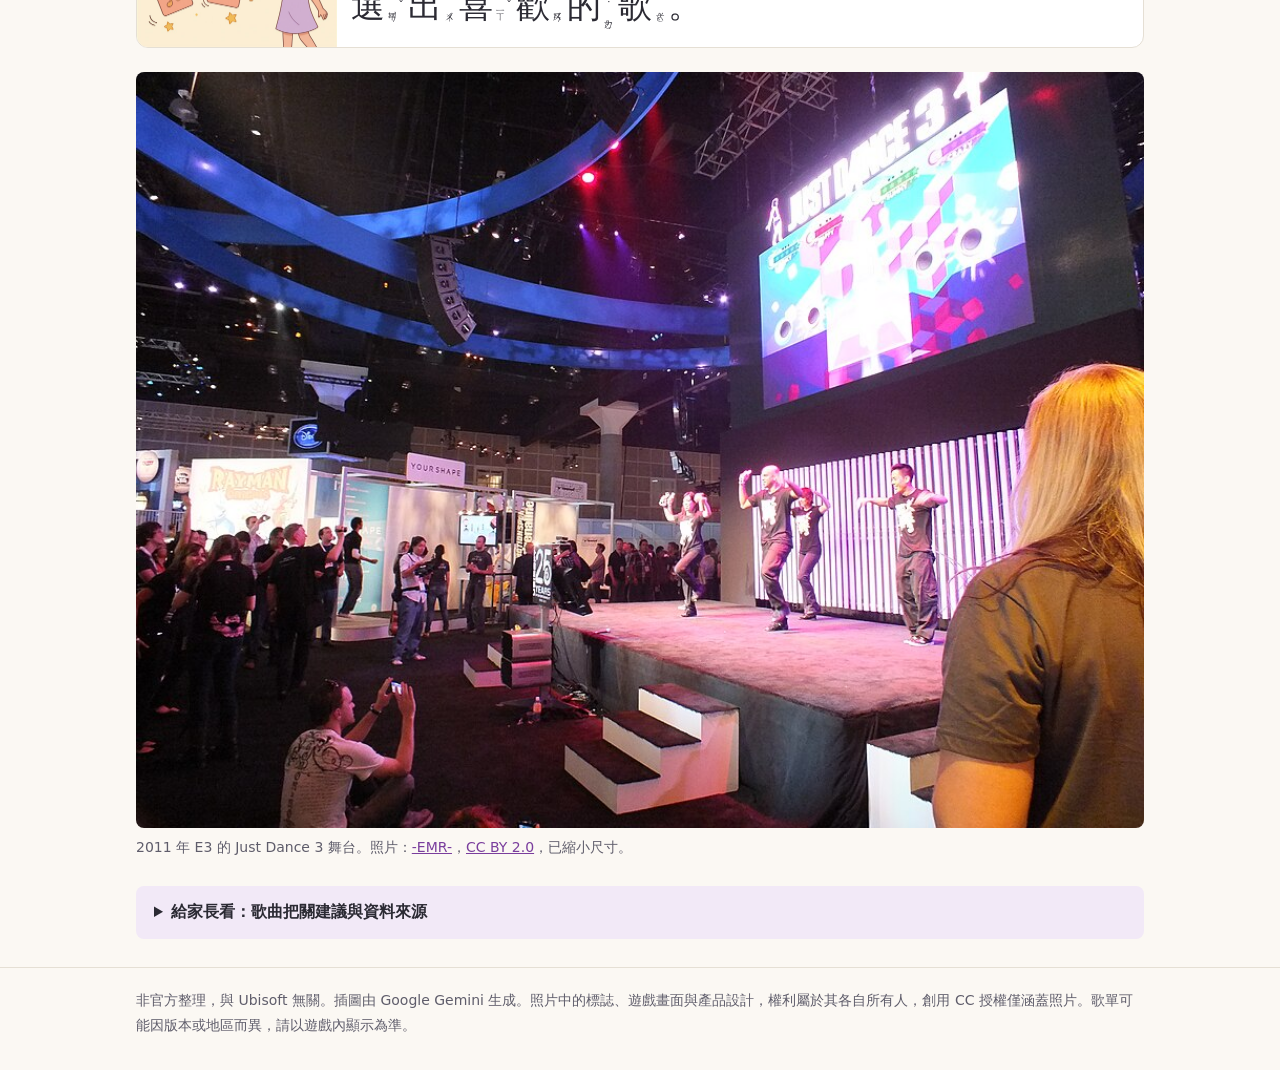
<file: songs.html>
<!doctype html>
<html lang="zh-Hant-TW">
<head>
  <meta charset="utf-8">
  <meta name="viewport" content="width=device-width, initial-scale=1">
  <title>Just Dance 親子選歌</title>
  <meta name="description" content="孩子看得懂的選歌三步驟，以及給家長的歌曲把關建議。">
  <meta property="og:type" content="website">
  <meta property="og:site_name" content="Just Dance 親子指南">
  <meta property="og:title" content="Just Dance 親子選歌">
  <meta property="og:description" content="孩子看得懂的選歌三步驟，以及給家長的歌曲把關建議。">
  <meta property="og:url" content="https://laibob0405.github.io/just-dance-guide/songs.html">
  <meta property="og:image" content="https://laibob0405.github.io/just-dance-guide/images/og-image.jpg">
  <meta property="og:image:width" content="1200">
  <meta property="og:image:height" content="630">
  <meta property="og:image:alt" content="繪本風插圖：兩個小女孩在客廳對著電視開心跳舞">
  <meta name="twitter:card" content="summary_large_image">
  <link rel="icon" href="favicon.svg" type="image/svg+xml">
  <link rel="icon" href="favicon-32.png" type="image/png" sizes="32x32">
  <link rel="apple-touch-icon" href="apple-touch-icon.png">
  <link rel="stylesheet" href="style.css?v=21">
  <script src="menu.js?v=21" defer></script>
</head>
<body>
  <div class="wrap banner"><img src="images/ai/hero.jpg" width="1600" height="893" alt="兩個小女孩在明亮的客廳裡，各拿一支白色控制器，開心地對著電視跳舞" fetchpriority="high"></div>
  <header>
    <div class="wrap">
      <nav aria-label="主選單"><button type="button" class="menu-toggle" aria-expanded="false" aria-controls="main-menu"><svg viewBox="0 0 24 24" width="32" height="32" aria-hidden="true"><path d="M4 6H20M4 12H20M4 18H20" fill="none" stroke="currentColor" stroke-width="3" stroke-linecap="round"/></svg><span class="zy">選<span class="b" aria-hidden="true"><span class="s">ㄒㄩㄢ</span><span class="t">ˇ</span></span></span><span class="zy">單<span class="b" aria-hidden="true"><span class="s">ㄉㄢ</span></span></span></button><ul id="main-menu"><li><a href="index.html"><span class="zy">首<span class="b" aria-hidden="true"><span class="s">ㄕㄡ</span><span class="t">ˇ</span></span></span><span class="zy">頁<span class="b" aria-hidden="true"><span class="s">ㄧㄝ</span><span class="t">ˋ</span></span></span></a></li><li><a href="kids.html"><span class="zy">怎<span class="b" aria-hidden="true"><span class="s">ㄗㄣ</span><span class="t">ˇ</span></span></span><span class="zy">麼<span class="b" aria-hidden="true"><span class="s">˙ㄇㄜ</span></span></span><span class="zy">練<span class="b" aria-hidden="true"><span class="s">ㄌㄧㄢ</span><span class="t">ˋ</span></span></span><span class="zy">習<span class="b" aria-hidden="true"><span class="s">ㄒㄧ</span><span class="t">ˊ</span></span></span></a></li><li><a href="scoring.html"><span class="zy">怎<span class="b" aria-hidden="true"><span class="s">ㄗㄣ</span><span class="t">ˇ</span></span></span><span class="zy">麼<span class="b" aria-hidden="true"><span class="s">˙ㄇㄜ</span></span></span><span class="zy">評<span class="b" aria-hidden="true"><span class="s">ㄆㄧㄥ</span><span class="t">ˊ</span></span></span><span class="zy">分<span class="b" aria-hidden="true"><span class="s">ㄈㄣ</span></span></span></a></li><li><a href="high-score.html"><span class="zy">跳<span class="b" aria-hidden="true"><span class="s">ㄊㄧㄠ</span><span class="t">ˋ</span></span></span><span class="zy">高<span class="b" aria-hidden="true"><span class="s">ㄍㄠ</span></span></span><span class="zy">分<span class="b" aria-hidden="true"><span class="s">ㄈㄣ</span></span></span></a></li><li><a href="songs.html" aria-current="page"><span class="zy">選<span class="b" aria-hidden="true"><span class="s">ㄒㄩㄢ</span><span class="t">ˇ</span></span></span><span class="zy">歌<span class="b" aria-hidden="true"><span class="s">ㄍㄜ</span></span></span></a></li></ul></nav>
    </div>
  </header>
  <main class="wrap">

    <h1><span class="zy">一<span class="b" aria-hidden="true"><span class="s">ㄧ</span></span></span><span class="zy">起<span class="b" aria-hidden="true"><span class="s">ㄑㄧ</span><span class="t">ˇ</span></span></span><span class="zy">來<span class="b" aria-hidden="true"><span class="s">ㄌㄞ</span><span class="t">ˊ</span></span></span><span class="zy">選<span class="b" aria-hidden="true"><span class="s">ㄒㄩㄢ</span><span class="t">ˇ</span></span></span><span class="zy">歌<span class="b" aria-hidden="true"><span class="s">ㄍㄜ</span></span></span></h1>
    <p class="lead"><span class="zy">爸<span class="b" aria-hidden="true"><span class="s">ㄅㄚ</span><span class="t">ˋ</span></span></span><span class="zy">爸<span class="b" aria-hidden="true"><span class="s">˙ㄅㄚ</span></span></span><span class="zy">媽<span class="b" aria-hidden="true"><span class="s">ㄇㄚ</span></span></span><span class="zy">媽<span class="b" aria-hidden="true"><span class="s">˙ㄇㄚ</span></span></span><span class="zy">先<span class="b" aria-hidden="true"><span class="s">ㄒㄧㄢ</span></span></span><span class="zy">看<span class="b" aria-hidden="true"><span class="s">ㄎㄢ</span><span class="t">ˋ</span></span></span><span class="zy">過<span class="b" aria-hidden="true"><span class="s">ㄍㄨㄛ</span><span class="t">ˋ</span></span><span class="p">，</span></span><span class="zy">再<span class="b" aria-hidden="true"><span class="s">ㄗㄞ</span><span class="t">ˋ</span></span></span><span class="zy">一<span class="b" aria-hidden="true"><span class="s">ㄧ</span></span></span><span class="zy">起<span class="b" aria-hidden="true"><span class="s">ㄑㄧ</span><span class="t">ˇ</span></span></span><span class="zy">選<span class="b" aria-hidden="true"><span class="s">ㄒㄩㄢ</span><span class="t">ˇ</span></span><span class="p">。</span></span></p>
    <div class="key"><span class="label"><span class="zy">結<span class="b" aria-hidden="true"><span class="s">ㄐㄧㄝ</span><span class="t">ˊ</span></span></span><span class="zy">論<span class="b" aria-hidden="true"><span class="s">ㄌㄨㄣ</span><span class="t">ˋ</span></span></span></span><p><span class="zy">先<span class="b" aria-hidden="true"><span class="s">ㄒㄧㄢ</span></span></span><span class="zy">選<span class="b" aria-hidden="true"><span class="s">ㄒㄩㄢ</span><span class="t">ˇ</span></span></span><span class="zy">簡<span class="b" aria-hidden="true"><span class="s">ㄐㄧㄢ</span><span class="t">ˇ</span></span></span><span class="zy">單<span class="b" aria-hidden="true"><span class="s">ㄉㄢ</span></span></span><span class="zy">的<span class="b" aria-hidden="true"><span class="s">˙ㄉㄜ</span></span></span><span class="zy">歌<span class="b" aria-hidden="true"><span class="s">ㄍㄜ</span></span><span class="p">，</span></span><span class="zy">再<span class="b" aria-hidden="true"><span class="s">ㄗㄞ</span><span class="t">ˋ</span></span></span><span class="zy">慢<span class="b" aria-hidden="true"><span class="s">ㄇㄢ</span><span class="t">ˋ</span></span></span><span class="zy">慢<span class="b" aria-hidden="true"><span class="s">ㄇㄢ</span><span class="t">ˋ</span></span></span><span class="zy">變<span class="b" aria-hidden="true"><span class="s">ㄅㄧㄢ</span><span class="t">ˋ</span></span></span><span class="zy">難<span class="b" aria-hidden="true"><span class="s">ㄋㄢ</span><span class="t">ˊ</span></span><span class="p">。</span></span></p></div>

    <h2><span class="zy">選<span class="b" aria-hidden="true"><span class="s">ㄒㄩㄢ</span><span class="t">ˇ</span></span></span><span class="zy">歌<span class="b" aria-hidden="true"><span class="s">ㄍㄜ</span></span></span><span class="zy">三<span class="b" aria-hidden="true"><span class="s">ㄙㄢ</span></span></span><span class="zy">步<span class="b" aria-hidden="true"><span class="s">ㄅㄨ</span><span class="t">ˋ</span></span></span><span class="zy">驟<span class="b" aria-hidden="true"><span class="s">ㄗㄡ</span><span class="t">ˋ</span></span></span></h2>
    <ol class="cards rows">
<li><img src="images/ai/hint.jpg" width="800" height="533" alt="難度從簡單到難" loading="lazy"><div class="card-text"><h3><span class="zy">看<span class="b" aria-hidden="true"><span class="s">ㄎㄢ</span><span class="t">ˋ</span></span></span><span class="zy">難<span class="b" aria-hidden="true"><span class="s">ㄋㄢ</span><span class="t">ˊ</span></span></span><span class="zy">度<span class="b" aria-hidden="true"><span class="s">ㄉㄨ</span><span class="t">ˋ</span></span></span></h3><p><span class="zy">從<span class="b" aria-hidden="true"><span class="s">ㄘㄨㄥ</span><span class="t">ˊ</span></span></span><span class="zy">最<span class="b" aria-hidden="true"><span class="s">ㄗㄨㄟ</span><span class="t">ˋ</span></span></span><span class="zy">簡<span class="b" aria-hidden="true"><span class="s">ㄐㄧㄢ</span><span class="t">ˇ</span></span></span><span class="zy">單<span class="b" aria-hidden="true"><span class="s">ㄉㄢ</span></span></span><span class="zy">的<span class="b" aria-hidden="true"><span class="s">˙ㄉㄜ</span></span></span><span class="zy">開<span class="b" aria-hidden="true"><span class="s">ㄎㄞ</span></span></span><span class="zy">始<span class="b" aria-hidden="true"><span class="s">ㄕ</span><span class="t">ˇ</span></span><span class="p">。</span></span></p></div></li>
<li><img src="images/ai/firstLook.jpg" width="800" height="533" alt="大人先看影片" loading="lazy"><div class="card-text"><h3><span class="zy">看<span class="b" aria-hidden="true"><span class="s">ㄎㄢ</span><span class="t">ˋ</span></span></span><span class="zy">舞<span class="b" aria-hidden="true"><span class="s">ㄨ</span><span class="t">ˇ</span></span></span><span class="zy">蹈<span class="b" aria-hidden="true"><span class="s">ㄉㄠ</span><span class="t">ˇ</span></span></span></h3><p><span class="zy">大<span class="b" aria-hidden="true"><span class="s">ㄉㄚ</span><span class="t">ˋ</span></span></span><span class="zy">人<span class="b" aria-hidden="true"><span class="s">ㄖㄣ</span><span class="t">ˊ</span></span></span><span class="zy">先<span class="b" aria-hidden="true"><span class="s">ㄒㄧㄢ</span></span></span><span class="zy">看<span class="b" aria-hidden="true"><span class="s">ㄎㄢ</span><span class="t">ˋ</span></span></span><span class="zy">影<span class="b" aria-hidden="true"><span class="s">ㄧㄥ</span><span class="t">ˇ</span></span></span><span class="zy">片<span class="b" aria-hidden="true"><span class="s">ㄆㄧㄢ</span><span class="t">ˋ</span></span><span class="p">。</span></span></p></div></li>
<li><img src="images/ai/song.jpg" width="800" height="533" alt="選出喜歡的歌" loading="lazy"><div class="card-text"><h3><span class="zy">自<span class="b" aria-hidden="true"><span class="s">ㄗ</span><span class="t">ˋ</span></span></span><span class="zy">己<span class="b" aria-hidden="true"><span class="s">ㄐㄧ</span><span class="t">ˇ</span></span></span><span class="zy">選<span class="b" aria-hidden="true"><span class="s">ㄒㄩㄢ</span><span class="t">ˇ</span></span></span></h3><p><span class="zy">選<span class="b" aria-hidden="true"><span class="s">ㄒㄩㄢ</span><span class="t">ˇ</span></span></span><span class="zy">出<span class="b" aria-hidden="true"><span class="s">ㄔㄨ</span></span></span><span class="zy">喜<span class="b" aria-hidden="true"><span class="s">ㄒㄧ</span><span class="t">ˇ</span></span></span><span class="zy">歡<span class="b" aria-hidden="true"><span class="s">ㄏㄨㄢ</span></span></span><span class="zy">的<span class="b" aria-hidden="true"><span class="s">˙ㄉㄜ</span></span></span><span class="zy">歌<span class="b" aria-hidden="true"><span class="s">ㄍㄜ</span></span><span class="p">。</span></span></p></div></li>
</ol>

    <figure><img src="images/e3-2011.jpg" width="960" height="720" alt="展場舞台上，舞者跟著 Just Dance 3 的大螢幕跳舞，台下觀眾在拍照" loading="lazy"><figcaption>2011 年 E3 的 Just Dance 3 舞台。照片：<a href="https://commons.wikimedia.org/wiki/File:E3_2011_-_Just_Dance_3_Demo_2_(5834926206).jpg">-EMR-</a>，<a href="https://creativecommons.org/licenses/by/2.0/deed.zh-hant">CC BY 2.0</a>，已縮小尺寸。</figcaption></figure>

    <details class="parent"><summary>給家長看：歌曲把關建議與資料來源</summary>

      <p>目前查不到官方的「適齡歌單」。下表是依歌名和歌手的印象分類，沒有逐首看過歌詞和舞蹈，建議家長先試玩。</p>
      <div class="table-scroll"><table>
        <thead><tr><th>建議</th><th>Just Dance 2026 Edition 歌曲</th><th>說明</th></tr></thead>
        <tbody>
          <tr><td>可以先試</td><td>All Star（Smash Mouth）</td><td>電影《史瑞克》的知名歌曲，氣氛歡樂</td></tr>
          <tr><td>可以先試</td><td>Big Bad Frog（Austin &amp; Colin）</td><td>歌名很有童趣，但內容未確認，先看一下</td></tr>
          <tr><td>可以先試</td><td>Viva La Vida（Coldplay）</td><td>歌詞沒有不雅內容，但主題較抽象</td></tr>
          <tr><td>家長先看</td><td>APT.（ROSÉ &amp; Bruno Mars）</td><td>很紅也很洗腦，但靈感來自韓國的飲酒遊戲</td></tr>
          <tr><td>家長先看</td><td>Abracadabra、Zombieboy（Lady Gaga）</td><td>風格偏成人或偏暗黑，舞蹈也可能比較成熟</td></tr>
          <tr><td>先跳過</td><td>Thrift Shop（Macklemore &amp; Ryan Lewis）</td><td>原曲有粗話，遊戲版是否修改未查證</td></tr>
          <tr><td>先跳過</td><td>Anxiety（Doechii）</td><td>主題是焦慮，對這個年紀來說偏沉重</td></tr>
        </tbody>
      </table></div>
      <ul>
        <li><strong>迪士尼歌曲：</strong>2018 版有《海洋奇緣》的歌。</li>
        <li><strong>Baby Shark：</strong>資料顯示 2018 版有收錄，但小三孩子可能會覺得太幼稚。</li>
        <li><strong>Kids Mode：</strong>2018 到 2022 版才有。2018 版這個模式的歌是為 3 到 6 歲設計的。</li>
      </ul>
      <ul>
        <li><a href="https://news.ubisoft.com/es-es/article/74alWFzGpVLxk4lfLD0fbx/just-dance-2026-edition-song-list-and-new-mode-details">Ubisoft：Just Dance 2026 Edition 歌單</a></li>
        <li><a href="https://www.nme.com/guides/just-dance-2026-song-list-3881965">NME：Just Dance 2026 song list</a></li>
        <li><a href="https://news.ubisoft.com/en-us/article/2DKs9FAeTIECI2OuLJR9DH/just-dance-2018-kids-mode-tailors-experience-for-children">Ubisoft：Just Dance 2018 Kids Mode</a></li>
      </ul>
    
</details>
  </main>
  <footer>
    <div class="wrap">非官方整理，與 Ubisoft 無關。插圖由 Google Gemini 生成。照片中的標誌、遊戲畫面與產品設計，權利屬於其各自所有人，創用 CC 授權僅涵蓋照片。歌單可能因版本或地區而異，請以遊戲內顯示為準。</div>
  </footer>
</body>
</html>
</file>
<file: style.css>
:root {
  --bg: #fbf8f3;
  --surface: #ffffff;
  --text: #2b2a33;
  --muted: #5f5d6b;
  --line: #e5dfd4;
  --accent: #7a3e9d;
  --accent-soft: #f2e9f7;
  --gold: #8a6100;
  --gold-soft: #fbf1d5;
}

@media (prefers-color-scheme: dark) {
  :root {
    --bg: #1d1c23;
    --surface: #272630;
    --text: #eeecf2;
    --muted: #b5b2c0;
    --line: #3d3b49;
    --accent: #d3a6ec;
    --accent-soft: #352c40;
    --gold: #eec766;
    --gold-soft: #3a3120;
  }
}

* { box-sizing: border-box; }

body {
  margin: 0;
  background: var(--bg);
  color: var(--text);
  font-family: "Noto Sans TC", "Microsoft JhengHei", "PingFang TC", system-ui, sans-serif;
  font-size: 18px;
  line-height: 1.8;
}

a { color: var(--accent); }

.zy {
  display: inline-flex;
  align-items: center;
  margin-right: 4px;
  white-space: nowrap;
  vertical-align: middle;
  line-height: 1;
}

.zy .b {
  display: inline-flex;
  align-items: center;
  margin-left: 2px;
  font-size: 0.33em;
  font-weight: 400;
  line-height: 1;
}

.zy .s {
  writing-mode: vertical-rl;
  text-orientation: upright;
  letter-spacing: 0;
  line-height: 1;
}

.zy .t { line-height: 1; }

.zy .p { margin-left: 2px; }

.wrap.banner { padding-top: 16px; padding-bottom: 16px; }

.banner img {
  display: block;
  width: 100%;
  height: auto;
  border-radius: 12px;
}

header {
  background: var(--surface);
  border-bottom: 1px solid var(--line);
}

.wrap {
  max-width: 1040px;
  margin: 0 auto;
  padding: 0 16px;
}

header .wrap,
.wrap.banner { max-width: 1232px; }

nav li { flex: 1 1 auto; }

nav ul {
  display: flex;
  flex-wrap: wrap;
  justify-content: center;
  gap: 8px;
  margin: 0;
  padding: 12px 0;
  list-style: none;
  line-height: 1.5;
}

nav a {
  display: block;
  padding: 8px 14px;
  background: var(--bg);
  border: 2px solid var(--line);
  border-radius: 12px;
  color: var(--text);
  font-size: 40px;
  text-align: center;
  text-decoration: none;
}

nav a:hover { border-color: var(--accent); }

nav a:focus-visible {
  outline: 3px solid var(--accent);
  outline-offset: 2px;
}

nav a[aria-current="page"] {
  background: var(--accent);
  border-color: var(--accent);
  color: var(--surface);
  font-weight: 700;
}

.menu-toggle { display: none; }

@media (max-width: 520px) {
  nav ul { display: grid; grid-template-columns: 1fr; }

  nav.collapsible { padding: 12px 0; }

  nav.collapsible ul { padding-bottom: 0; }

  nav.collapsible:not(.open) ul { display: none; }

  nav.collapsible .menu-toggle {
    display: flex;
    align-items: center;
    justify-content: center;
    gap: 10px;
    width: 100%;
    padding: 8px 14px;
    background: var(--bg);
    border: 2px solid var(--line);
    border-radius: 12px;
    color: var(--text);
    font: inherit;
    font-size: 40px;
    font-weight: 700;
    cursor: pointer;
  }

  nav.collapsible .menu-toggle:focus-visible {
    outline: 3px solid var(--accent);
    outline-offset: 2px;
  }
}

main { padding: 24px 0 40px; }

h1 {
  margin: 0 0 8px;
  font-size: 58px;
  line-height: 1.4;
}

h2 {
  margin: 36px 0 12px;
  font-size: 46px;
  line-height: 1.4;
}

.lead {
  margin: 0 0 12px;
  color: var(--muted);
  font-size: 36px;
  line-height: 1.5;
}

.big {
  font-size: 36px;
  font-weight: 700;
  line-height: 1.5;
}

.key {
  margin: 16px 0;
  padding: 12px 18px;
  background: var(--gold-soft);
  border-left: 5px solid var(--gold);
  border-radius: 6px;
}

.key .label {
  display: block;
  color: var(--gold);
  font-size: 34px;
  font-weight: 700;
  line-height: 1.4;
}

.key p {
  margin: 0;
  font-size: 36px;
  font-weight: 700;
  line-height: 1.5;
}

.note {
  margin: 20px 0;
  padding: 14px 18px;
  background: var(--accent-soft);
  border-radius: 6px;
  font-size: 16px;
}

.cta {
  font-size: 36px;
  font-weight: 700;
}

.cards {
  display: grid;
  grid-template-columns: repeat(auto-fit, minmax(220px, 1fr));
  gap: 16px;
  padding: 0;
  list-style: none;
  counter-reset: card;
}

.cards.two { grid-template-columns: repeat(2, minmax(0, 1fr)); }

@media (max-width: 520px) {
  .cards.two { grid-template-columns: 1fr; }
  h1 { font-size: 48px; }
  h2 { font-size: 42px; }
}

.cards.rows { grid-template-columns: 1fr; }

.cards.rows li {
  display: grid;
  grid-template-columns: 200px minmax(0, 1fr);
  align-items: center;
}

@media (max-width: 520px) {
  .cards.rows li { grid-template-columns: 1fr; }
}

.cards li {
  position: relative;
  overflow: hidden;
  background: var(--surface);
  border: 1px solid var(--line);
  border-radius: 12px;
  counter-increment: card;
}

ol.cards li::before {
  content: counter(card);
  position: absolute;
  top: 10px;
  left: 10px;
  width: 36px;
  height: 36px;
  border-radius: 50%;
  background: var(--accent);
  color: var(--surface);
  font-size: 20px;
  font-weight: 700;
  line-height: 36px;
  text-align: center;
}

.cards img {
  display: block;
  width: 100%;
  height: auto;
  aspect-ratio: 3 / 2;
  object-fit: cover;
}

.not-this {
  position: relative;
  display: block;
}

.cross {
  position: absolute;
  top: 10px;
  right: 10px;
  width: 44px;
  height: 44px;
  border-radius: 50%;
  background: #d9352c;
  color: #ffffff;
  font-size: 26px;
  font-weight: 700;
  line-height: 44px;
  text-align: center;
}

.cards h3 {
  margin: 10px 14px 4px;
  white-space: normal;
  font-size: 34px;
  line-height: 1.35;
}

.cards h3:last-child { margin-bottom: 14px; }

.videos a {
  color: var(--accent);
}

.videos a::after {
  content: "";
  position: absolute;
  inset: 0;
}

.videos a:focus-visible {
  outline: 3px solid var(--accent);
  outline-offset: 2px;
}

.videos li:hover { border-color: var(--accent); }

.cards p {
  margin: 0 14px 14px;
  font-size: 34px;
  line-height: 1.5;
}

.ratings {
  display: grid;
  gap: 8px;
  padding: 0;
  list-style: none;
}

.ratings li {
  display: grid;
  grid-template-columns: 170px 130px 1fr;
  align-items: center;
  gap: 12px;
  padding: 8px 14px;
  background: var(--surface);
  border: 1px solid var(--line);
  border-radius: 10px;
  font-size: 34px;
  line-height: 1.4;
}

.stars {
  display: block;
  width: 130px;
  height: auto;
}

@media (max-width: 520px) {
  .ratings li { grid-template-columns: 150px 1fr; }
  .ratings li span { grid-column: 1 / -1; }
}

figure { margin: 24px 0; }

figure img {
  display: block;
  width: 100%;
  height: auto;
  border-radius: 8px;
}

.hero img {
  width: auto;
  max-width: 100%;
  margin: 0 auto;
}

figcaption {
  margin-top: 8px;
  color: var(--muted);
  font-size: 14px;
  line-height: 1.6;
}

details.parent {
  margin: 28px 0;
  padding: 12px 18px;
  background: var(--accent-soft);
  border-radius: 8px;
  font-size: 16px;
}

details.parent summary {
  font-weight: 700;
  cursor: pointer;
}

.table-scroll { overflow-x: auto; }

table {
  width: 100%;
  border-collapse: collapse;
  font-size: 15px;
}

th, td {
  padding: 8px;
  border-bottom: 1px solid var(--line);
  text-align: left;
  vertical-align: top;
}

th { white-space: nowrap; }

footer {
  padding: 20px 0 32px;
  border-top: 1px solid var(--line);
  color: var(--muted);
  font-size: 14px;
}
</file>
